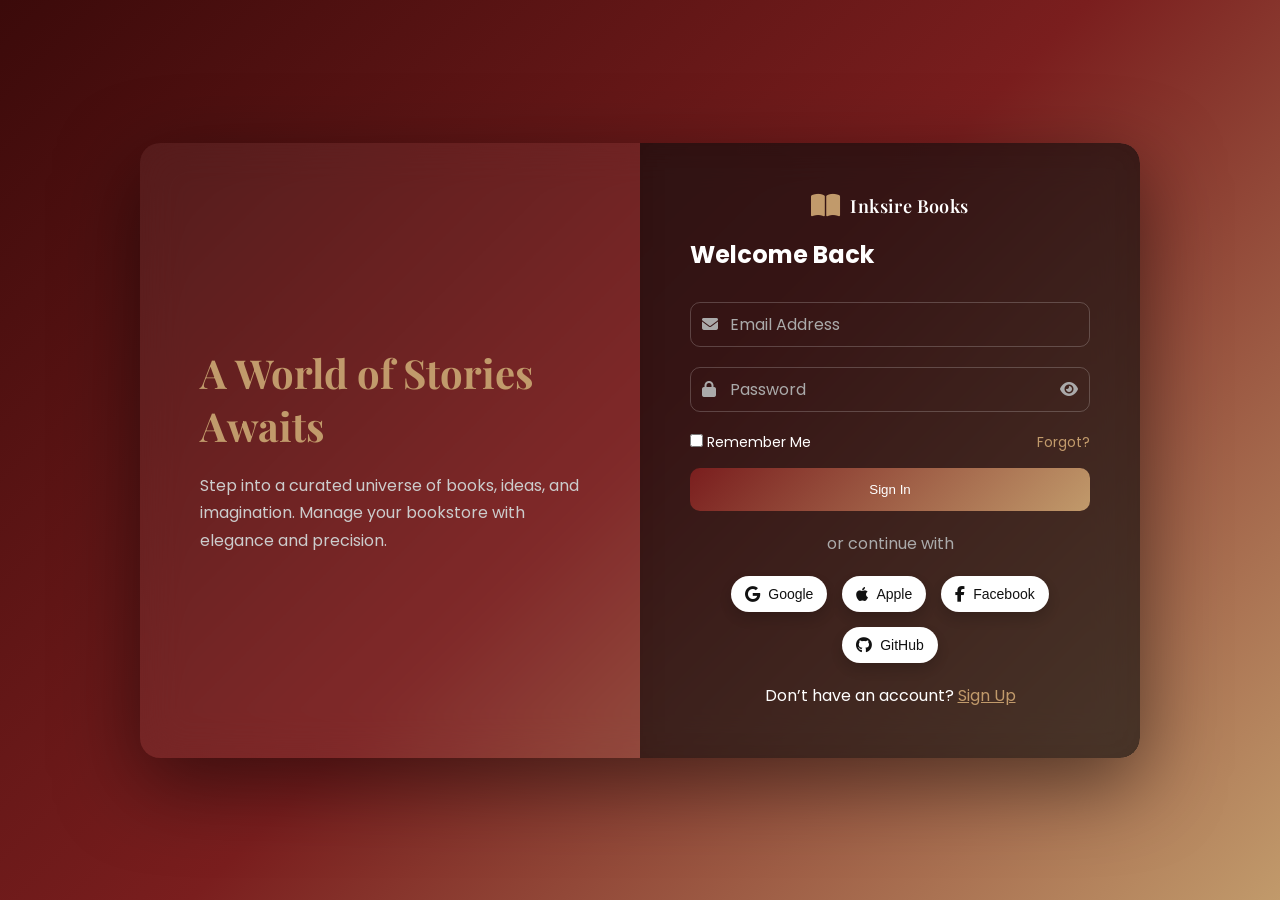
<file: pages/login.html>
<!DOCTYPE html>
<html lang="en" dir="ltr">
<head>
<meta charset="UTF-8">
<meta name="viewport" content="width=device-width, initial-scale=1.0">

<title>Inksire Books - Login</title>

<link href="https://fonts.googleapis.com/css2?family=Playfair+Display:wght@500;600&family=Poppins:wght@300;400;500;600&display=swap" rel="stylesheet">

<link rel="stylesheet" href="../assets/css/style.css">
<link rel="stylesheet" href="../assets/css/dark-mode.css">
<link rel="stylesheet" href="../assets/css/rtl.css">

<!-- Icons -->

<link rel="stylesheet" href="https://cdnjs.cloudflare.com/ajax/libs/font-awesome/6.5.0/css/all.min.css">
  <link rel="icon" type="image/svg+xml" href="data:image/svg+xml,%3Csvg xmlns="http://www.w3.org/2000/svg" viewBox="0 0 64 64"%3E%3Crect width="64" height="64" rx="12" fill="%23f2e9d8"/%3E%3Cpath d="M16 14h18c6 0 10 4 10 10v28c0 2-2 4-4 4H22c-3 0-6 2-6 4V14z" fill="%23925a2c"/%3E%3Cpath d="M16 14h18c6 0 10 4 10 10v28c0 2-2 4-4 4H22c-3 0-6 2-6 4" fill="none" stroke="%23fff" stroke-width="2"/%3E%3C/svg%3E">
</head>

<body>

<section class="login-page">

<div class="login-container">

<!-- LEFT -->
<div class="login-left">
  <h1>A World of Stories Awaits</h1>
  <p>
    Step into a curated universe of books, ideas, and imagination.
    Manage your bookstore with elegance and precision.
  </p>
</div>

<!-- RIGHT -->
<div class="login-box">

<div class="auth-brand">
  <a href="index.html" class="auth-logo" aria-label="Inksire Books home">
    <i class="fa-solid fa-book-open"></i>
    <span>Inksire Books</span>
  </a>
</div>

<h2>Welcome Back</h2>

<form>

<!-- EMAIL -->
<div class="input-group">
  <i class="fa-solid fa-envelope"></i>
  <input type="email" required>
  <label>Email Address</label>
</div>

<!-- PASSWORD -->
<div class="input-group">
  <i class="fa-solid fa-lock"></i>
  <input type="password" id="password" required>
  <label>Password</label>
  <span class="toggle-pass" onclick="togglePass()" aria-label="Toggle password visibility">
    <i class="fa-solid fa-eye" aria-hidden="true"></i>
  </span>
</div>

<!-- OPTIONS -->
<div class="options">
  <label><input type="checkbox"> Remember Me</label>
  <a href="#">Forgot?</a>
</div>

<!-- BUTTON -->
<button class="login-btn">Sign In</button>

<!-- DIVIDER -->
<div class="divider">or continue with</div>

<!-- SOCIAL -->
<div class="social-login">
  <button class="social-btn"><i class="fa-brands fa-google"></i><span>Google</span></button>
  <button class="social-btn"><i class="fa-brands fa-apple"></i><span>Apple</span></button>
  <button class="social-btn"><i class="fa-brands fa-facebook-f"></i><span>Facebook</span></button>
  <button class="social-btn"><i class="fa-brands fa-github"></i><span>GitHub</span></button>
</div>

<!-- SIGNUP -->
<p class="signup-text">
  Don’t have an account? <a href="register.html">Sign Up</a>
</p>

</form>

</div>

</div>

</section>

<script>
function togglePass(){
const input = document.getElementById("password");
const icon = document.querySelector(".toggle-pass i");
const isHidden = input.type === "password";
input.type = isHidden ? "text" : "password";
icon.classList.toggle("fa-eye", !isHidden);
icon.classList.toggle("fa-eye-slash", isHidden);
}
</script>

</body>
</html>
</file>
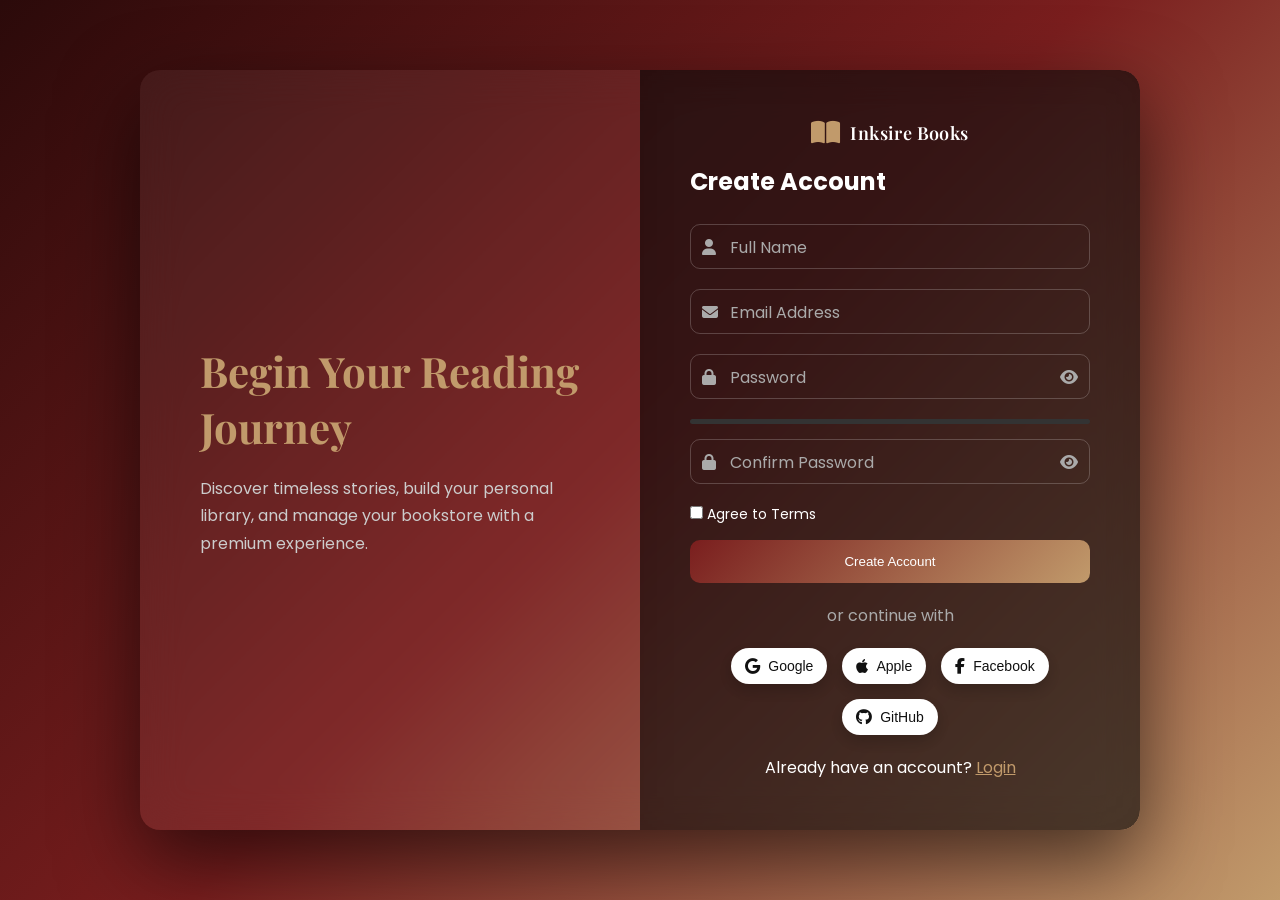
<file: pages/register.html>
<!DOCTYPE html>
<html lang="en" dir="ltr">
<head>
<meta charset="UTF-8">
<meta name="viewport" content="width=device-width, initial-scale=1.0">

<title>Register - Indie Bookstore SaaS</title>

<link href="https://fonts.googleapis.com/css2?family=Playfair+Display:wght@500;600&family=Poppins:wght@300;400;500;600&display=swap" rel="stylesheet">

<link rel="stylesheet" href="../assets/css/style.css">
<link rel="stylesheet" href="../assets/css/dark-mode.css">
<link rel="stylesheet" href="../assets/css/rtl.css">

<!-- Icons -->

<link rel="stylesheet" href="https://cdnjs.cloudflare.com/ajax/libs/font-awesome/6.5.0/css/all.min.css">
  <link rel="icon" type="image/svg+xml" href="data:image/svg+xml,%3Csvg xmlns="http://www.w3.org/2000/svg" viewBox="0 0 64 64"%3E%3Crect width="64" height="64" rx="12" fill="%23f2e9d8"/%3E%3Cpath d="M16 14h18c6 0 10 4 10 10v28c0 2-2 4-4 4H22c-3 0-6 2-6 4V14z" fill="%23925a2c"/%3E%3Cpath d="M16 14h18c6 0 10 4 10 10v28c0 2-2 4-4 4H22c-3 0-6 2-6 4" fill="none" stroke="%23fff" stroke-width="2"/%3E%3C/svg%3E">
</head>

<body>

<section class="register-page">

<div class="register-container">

<!-- LEFT -->
<div class="register-left">
  <h1>Begin Your Reading Journey</h1>
  <p>
    Discover timeless stories, build your personal library,
    and manage your bookstore with a premium experience.
  </p>
</div>

<!-- RIGHT -->
<div class="register-box">

<div class="auth-brand">
  <a href="index.html" class="auth-logo" aria-label="Inksire Books home">
    <i class="fa-solid fa-book-open"></i>
    <span>Inksire Books</span>
  </a>
</div>

<h2>Create Account</h2>

<form id="registerForm">

<!-- NAME -->
<div class="input-group">
  <i class="fa-solid fa-user"></i>
  <input type="text" required>
  <label>Full Name</label>
</div>

<!-- EMAIL -->
<div class="input-group">
  <i class="fa-solid fa-envelope"></i>
  <input type="email" required>
  <label>Email Address</label>
</div>

<!-- PASSWORD -->
<div class="input-group">
  <i class="fa-solid fa-lock"></i>
  <input type="password" id="password" required>
  <label>Password</label>
  <span class="toggle-pass" onclick="togglePass('password')" aria-label="Toggle password visibility">
    <i class="fa-solid fa-eye" aria-hidden="true"></i>
  </span>
</div>

<div class="strength-bar">
  <div id="strength"></div>
</div>

<!-- CONFIRM -->
<div class="input-group">
  <i class="fa-solid fa-lock"></i>
  <input type="password" id="confirm" required>
  <label>Confirm Password</label>
  <span class="toggle-pass" onclick="togglePass('confirm')" aria-label="Toggle confirm password visibility">
    <i class="fa-solid fa-eye" aria-hidden="true"></i>
  </span>
</div>

<!-- TERMS -->
<div class="options">
  <label><input type="checkbox" required> Agree to Terms</label>
</div>

<!-- BUTTON -->
<button class="register-btn">Create Account</button>

<!-- DIVIDER -->
<div class="divider">or continue with</div>

<!-- SOCIAL -->
<div class="social-login">
  <button class="social-btn"><i class="fa-brands fa-google"></i><span>Google</span></button>
  <button class="social-btn"><i class="fa-brands fa-apple"></i><span>Apple</span></button>
  <button class="social-btn"><i class="fa-brands fa-facebook-f"></i><span>Facebook</span></button>
  <button class="social-btn"><i class="fa-brands fa-github"></i><span>GitHub</span></button>
</div>

<!-- LOGIN -->
<p class="login-text">
  Already have an account? <a href="login.html">Login</a>
</p>

</form>

</div>

</div>

</section>

<script>

// PASSWORD TOGGLE
function togglePass(id){
const input = document.getElementById(id);
const icon = input.parentElement.querySelector(".toggle-pass i");
const isHidden = input.type === "password";
input.type = isHidden ? "text" : "password";
icon.classList.toggle("fa-eye", !isHidden);
icon.classList.toggle("fa-eye-slash", isHidden);
}

// PASSWORD STRENGTH
const password = document.getElementById("password");
const strength = document.getElementById("strength");

password.addEventListener("input", () => {
let val = password.value;
let score = 0;

if(val.length > 6) score++;
if(/[A-Z]/.test(val)) score++;
if(/[0-9]/.test(val)) score++;
if(/[^A-Za-z0-9]/.test(val)) score++;

strength.style.width = (score * 25) + "%";
});

</script>

</body>
</html>
</file>
<file: assets/css/style.css>
/* RESET */

*{
margin:0;
padding:0;
box-sizing:border-box;
}

/* COLOR SYSTEM */

:root{

--primary-color:#7A1E1E;
--secondary-color:#C19A6B;
--bg-color:#F8F5F2;
--text-color:#333;

}

/* BODY */

body{
font-family:'Poppins',sans-serif;
background:var(--bg-color);
color:var(--text-color);
transition:0.4s;
}

/* CONTAINER */

.container{
width:95%;
max-width:1400px;
margin:auto;
}

/* HEADER */

.header{
background:white;
position:sticky;
top:0;
z-index:2000;
box-shadow:0 5px 20px rgba(0,0,0,0.08);
}

/* NAV WRAPPER */

.nav-wrapper{
display:flex;
align-items:center;
justify-content:space-between;
padding:18px 0;
min-height:64px;
}

/* LOGO */

/* .logo img{
width:160px;
} */
/* Logo container */
.logo-text{

display:flex;
align-items:center;
gap:10px;

font-size:18px;
font-weight:600;

text-decoration:ghostwhite;
color:#000000;

}

/* SPA ICON */

.logo-text i{

font-size:26px;

color:#c89b6e;

}

/* LOGO NAME */

.logo-text span{

font-family:"Poppins",sans-serif;

letter-spacing:0.5px;}
/* NAV MENU */

.nav-menu ul{
display:flex;
gap:30px;
list-style:none;
align-items:center;
}

.nav-menu a{
text-decoration:none;
font-weight:500;
color:#333;
position:relative;
}

/* HOVER */

.nav-menu a:hover{
color:var(--primary-color);
}

/* ACTIVE */

.nav-menu a.active{
color:var(--primary-color);
}

/* UNDERLINE EFFECT */

.nav-menu a::after{
content:"";
position:absolute;
left:0;
bottom:-5px;
width:0%;
height:2px;
background:var(--secondary-color);
transition:0.3s;
}

.nav-menu a:hover::after{
width:100%;
}

.nav-menu a.active::after{
width:100%;
}

/* DROPDOWN */
/* FIX DROPDOWN POSITION */

.dropdown{
position:relative;
}

.dropdown-menu{
position:absolute;
top:calc(100% + 30px);
left:0; /* ✅ FIXED */

background:white;
min-width:220px;

border-radius:8px;

box-shadow:0 10px 25px rgba(0,0,0,0.08);

opacity:0;
visibility:hidden;
transform:translateY(10px);
transition:0.3s;

flex-direction:column;
padding-left:0;
padding-right:0;
}

/* Home dropdown remove inner left/right spacing */
.nav-menu > ul > li.dropdown:first-child .dropdown-menu a{
padding-left:0;
padding-right:0;
}

.nav-menu > ul > li.dropdown:first-child .dropdown-menu{
padding-left:0;
padding-right:0;
}

.nav-menu > ul > li.dropdown:first-child .dropdown-menu li a{
padding-left:0 !important;
padding-right:0 !important;
}

/* SHOW ON HOVER (DESKTOP) */

.dropdown:hover .dropdown-menu{
opacity:1;
visibility:visible;
transform:translateY(0);
}

/* .dropdown-menu{

position:absolute;
top:100%;
left:200px;
background:white;
list-style:none;
min-width:250px;
border-radius:8px;
box-shadow:0 10px 25px rgba(0,0,0,0.08);
opacity:0;
visibility:hidden;
transform:translateY(10px);
transition:0.3s;
display: flex;
flex-direction: column;

}

.dropdown:hover .dropdown-menu{
opacity:1;
visibility:visible;
transform:translateY(0);
}

.dropdown-menu a{
display:block;
padding:7px 20px;
}

.dropdown-menu a:hover{
background:#f3f3f3;
} */

/* ACTION BUTTONS */

.nav-actions{
display:flex;
align-items:center;
gap:20px;
}

.mobile-actions{
display:none;
gap:12px;
align-items:center;
justify-content:center;
margin-top:10px;
}

.mobile-login{
display:none;
width:100%;
}

.mobile-actions .icon-btn{
width:40px;
height:40px;
border-radius:10px;
background:#f3f3f3;
display:flex;
align-items:center;
justify-content:center;
}

.icon-btn{
border:none;
background:none;
font-size:18px;
cursor:pointer;
}

.btn-login{
padding:8px 20px;
background:var(--primary-color);
color:white;
text-decoration:none;
border-radius:6px;
transition:0.3s;
}

.btn-login:hover{
background:#5d1515;
}

/* HAMBURGER */

.hamburger{
display:none;
font-size:24px;
cursor:pointer;
}
@media(max-width:1100px){
  .nav-menu ul{
    gap:18px;
  }
  .nav-menu a{
    font-size:14px;
  }
  .nav-actions{
    gap:12px;
  }
  .btn-login{
    padding:6px 14px;
  }
  .logo-text span{
    font-size:16px;
  }
}
@media(max-width:400px){
  .logo-text span{
    white-space:nowrap;
    font-size:15px;
  }
}
@media(max-width:900px){

/* SHOW HAMBURGER */
.hamburger{
display:block;
}

.logo{
order:1;
}

.nav-actions{
display:flex;
order:2;
gap:10px;
}

.nav-actions .icon-btn{
display:none;
}

.nav-actions .btn-login{
display:inline-flex;
padding:6px 14px;
}

.hamburger{
order:3;
}

/* NAV MENU MOBILE */
.nav-menu{
position:absolute;
top:70px;
left:0;
width:100%;
background:white;

display:none;
flex-direction:column;
padding:20px;
order:4;
}

/* Fixed header on mobile/tablet */
.header{
position:sticky;
top:0;
}
@media(max-width:900px){
  body{
    padding-top:72px;
  }
  .header{
    position:fixed;
    width:100%;
    left:0;
    right:0;
  }
}

/* ACTIVE MENU */
.nav-menu.active{
display:flex;
}

/* STACK ITEMS */
.nav-menu ul{
flex-direction:column;
gap:15px;
align-items:flex-start;
}

/* DROPDOWN MOBILE */
.dropdown-menu{
position:static;
box-shadow:none;
opacity:1;
visibility:visible;
display:none;
transform:none;
}

/* SHOW DROPDOWN ON CLICK */
.dropdown.active .dropdown-menu{
display:block;
}

/* MOBILE ACTIONS */
.mobile-login{
display:block;
}

.mobile-login .btn-login{
display:block;
width:100%;
text-align:center;
}

.mobile-actions{
display:flex;
}
}
/* ================= HERO SECTION ================= */

.hero{

padding:80px 0;
background:linear-gradient(135deg,#f8f5f2,#ffffff);

}

.hero-container{

display:grid;
grid-template-columns:1fr 1fr;
align-items:center;
gap:60px;

}

/* HERO TEXT */

.hero-tag{

background:#C19A6B;
color:white;
padding:6px 14px;
border-radius:20px;
font-size:14px;
display:inline-block;
margin-bottom:20px;

}

.hero-content h1{

font-size:48px;
line-height:1.2;
margin-bottom:20px;
font-family:'Merriweather',serif;

}

.hero-content h1 span{

color:#7A1E1E;

}

.hero-content p{

color:#555;
margin-bottom:30px;
font-size:16px;
line-height:1.6;

}

/* HERO BUTTONS */

.hero-buttons{

display:flex;
gap:15px;

}

.btn-primary{

background:#7A1E1E;
color:white;
padding:12px 24px;
border-radius:6px;
text-decoration:none;
font-weight:500;
transition:0.3s;

}

.btn-primary:hover{

background:#5e1414;
transform:translateY(-3px);

}

.btn-secondary{

border:2px solid #7A1E1E;
padding:12px 24px;
border-radius:6px;
text-decoration:none;
color:#7A1E1E;
font-weight:500;
transition:0.3s;

}

.btn-secondary:hover{

background:#7A1E1E;
color:white;

}

/* ================= BOOK CARDS ================= */

.hero-books{

display:grid;
grid-template-columns:repeat(3,1fr);
gap:20px;

}

.book-card{

position:relative;
border-radius:12px;
overflow:hidden;
box-shadow:0 10px 30px rgba(0,0,0,0.1);
transition:0.4s;

}

.book-card img{

width:100%;
height:260px;
object-fit:cover;
transition:0.4s;

}

.book-card:hover img{

transform:scale(1.1);

}

.book-card:hover{

transform:translateY(-10px);

}

/* BOOK INFO */

.book-info{

position:absolute;
bottom:0;
left:0;
width:100%;
padding:15px;
background:linear-gradient(transparent,rgba(0,0,0,0.8));
color:white;

}

.book-info h4{

font-size:16px;

}

.book-info span{

font-size:13px;
opacity:0.8;

}
/* ================= FEATURED BOOKS ================= */

.featured-books{
padding:80px 0;
background:#ffffff;
}

/* SECTION HEADER */

.section-header{
text-align:center;
margin-bottom:40px;
}

.section-header h2{
font-size:36px;
font-family:'Merriweather',serif;
color:#7A1E1E;
margin-bottom:10px;
}

.section-header p{
color:#666;
max-width:600px;
margin:auto;
}

/* FILTER BUTTONS */

.book-filters{
display:flex;
justify-content:center;
gap:15px;
margin-bottom:40px;
flex-wrap:wrap;
}

.filter-btn{
border:1px solid #7A1E1E;
padding:8px 18px;
background:white;
cursor:pointer;
border-radius:20px;
transition:0.3s;
}

.filter-btn.active,
.filter-btn:hover{
background:#7A1E1E;
color:white;
}

/* BOOK GRID */

.books-grid{
display:grid;
grid-template-columns:repeat(auto-fit,minmax(220px,1fr));
gap:30px;
}

/* BOOK CARD */

.book-item{
background:white;
border-radius:12px;
overflow:hidden;
box-shadow:0 10px 25px rgba(0,0,0,0.08);
transition:0.4s;
}

.book-item:hover{
transform:translateY(-10px);
}

/* IMAGE */

.book-image img{
width:100%;
height:260px;
object-fit:cover;
transition:0.4s;
}

.book-item:hover img{
transform:scale(1.08);
}

/* DETAILS */

.book-details{
padding:18px;
}

.book-details h3{
font-size:18px;
margin-bottom:5px;
}

.author{
font-size:14px;
color:#777;
display:block;
margin-bottom:10px;
}

/* RATING */

.rating{
color:#f5b50a;
margin-bottom:12px;
}

/* FOOTER */

.book-footer{
display:flex;
justify-content:space-between;
align-items:center;
}

.price{
font-weight:600;
color:#7A1E1E;
}

.book-actions a{
margin-left:10px;
color:#555;
font-size:16px;
transition:0.3s;
}

.book-actions a:hover{
color:#7A1E1E;
}
/* ================= STAFF PICKS ================= */

.staff-picks{
padding:80px 0;
background:#f8f5f2;
}

.staff-grid{
display:grid;
grid-template-columns:repeat(auto-fit,minmax(300px,1fr));
gap:30px;
}

/* CARD */

.staff-card{
display:flex;
gap:20px;
background:white;
padding:20px;
border-radius:12px;
box-shadow:0 10px 25px rgba(0,0,0,0.08);
transition:0.4s;
align-items:stretch;
}

.staff-card:hover{
transform:translateY(-10px);
}

/* BOOK IMAGE */

.staff-book img{
width:110px;
height:160px;
object-fit:cover;
border-radius:8px;
}

/* INFO */

.staff-info h3{
font-size:18px;
margin-bottom:4px;
}

.staff-info .author{
font-size:14px;
color:#777;
display:block;
margin-bottom:10px;
}

/* REVIEW */

.staff-review{
font-size:14px;
color:#555;
margin-bottom:15px;
}

.staff-info{
display:flex;
flex-direction:column;
justify-content:space-between;
flex:1;
}

.staff-review{
min-height:66px;
}

/* STAFF MEMBER */

.staff-member{
display:flex;
align-items:center;
gap:10px;
margin-top:auto;
}

.staff-member img{
width:40px;
height:40px;
border-radius:50%;
object-fit:cover;
}

.staff-member h4{
font-size:14px;
margin-bottom:2px;
}

.staff-member span{
font-size:12px;
color:#888;
}
/* ================= BOOK CATEGORIES ================= */

.book-categories{
padding:80px 0;
background:#fff;
}

/* WRAPPER */

.categories-wrapper{

display:grid;
grid-template-columns:1fr 1fr;
gap:40px;
margin-top:40px;

}

/* COLUMN */

.category-column{

display:flex;
flex-direction:column;
gap:20px;

}

/* CARD */

.category-card{

display:flex;
align-items:center;
gap:20px;
padding:20px;
border-radius:10px;
background:#f8f5f2;
border:1px solid #eee;
transition:0.4s;
cursor:pointer;

}

.category-card:hover{

transform:translateY(-5px);
background:#7A1E1E;
color:#fff;
box-shadow:0 10px 20px rgba(0,0,0,0.1);

}

/* ICON */

.category-icon{

font-size:24px;
color:#7A1E1E;
transition:0.3s;

}

.category-card:hover .category-icon{

color:#fff;

}

/* TEXT */

.category-card h3{

font-size:18px;

}

.category-card span{

font-size:14px;
color:#777;

}

.category-card:hover span{

color:#f3f3f3;

}
/* =========================
   TABLET RESPONSIVE
========================= */

@media(max-width:992px){

.categories-wrapper{
grid-template-columns:1fr; /* ✅ stack columns */
gap:30px;
}

.category-card{
padding:18px;
}

.category-card h3{
font-size:17px;
}

}


/* =========================
   MOBILE RESPONSIVE
========================= */

@media(max-width:600px){

.book-categories{
padding:60px 0;
}

/* SINGLE COLUMN */
.categories-wrapper{
grid-template-columns:1fr;
gap:20px;
}

/* CARD DESIGN */
.category-card{
padding:16px;
gap:15px;
border-radius:8px;
}

/* ICON SMALL */
.category-icon{
font-size:20px;
}

/* TEXT */
.category-card h3{
font-size:16px;
}

.category-card span{
font-size:13px;
}

/* REMOVE HEAVY HOVER ON MOBILE */
.category-card:hover{
transform:none;
box-shadow:none;
}

}
/* ================= TESTIMONIALS ================= */

.testimonials{
padding:80px 0;
background:#f8f5f2;
}

/* GRID */

.testimonial-grid{
display:grid;
grid-template-columns:repeat(auto-fit,minmax(280px,1fr));
gap:30px;
margin-top:40px;
}

/* CARD */

.testimonial-card{

background:white;
padding:25px;
border-radius:12px;
box-shadow:0 10px 25px rgba(0,0,0,0.08);
transition:0.4s;

}

.testimonial-card:hover{

transform:translateY(-10px);

}

/* TEXT */

.testimonial-text p{

font-size:15px;
color:#555;
line-height:1.6;
margin-bottom:15px;

}

/* RATING */

.testimonial-rating{

color:#f5b50a;
margin-bottom:15px;

}

/* USER */

.testimonial-user{

display:flex;
align-items:center;
gap:12px;

}

.testimonial-user img{

width:45px;
height:45px;
border-radius:50%;
object-fit:cover;

}

.testimonial-user h4{

font-size:15px;
margin-bottom:2px;

}

.testimonial-user span{

font-size:13px;
color:#777;

}
/* ================= GALLERY STRIP ================= */

.gallery-strip{
padding:80px 0;
background:#ffffff;
}

.gallery-grid{
display:grid;
grid-template-columns:repeat(4,1fr);
gap:18px;
margin-top:30px;
}

.gallery-grid img{
width:100%;
height:220px;
object-fit:cover;
border-radius:14px;
box-shadow:0 10px 25px rgba(0,0,0,0.1);
transition:0.35s;
}

.gallery-grid img:hover{
transform:translateY(-6px);
box-shadow:0 18px 35px rgba(0,0,0,0.18);
}

@media(max-width:1000px){
  .gallery-grid{
    grid-template-columns:repeat(2,1fr);
  }
}

@media(max-width:600px){
  .gallery-grid{
    grid-template-columns:1fr;
  }
  .gallery-grid img{
    height:240px;
  }
}
/* Author Events Section */

.author-events{
  padding:80px 0;
  background:#f9fafc;
  text-align:center;
}

.container{
  max-width:1200px;
  margin:auto;
}

.section-title{
  font-size:36px;
  margin-bottom:10px;
}

.section-subtitle{
  color:#666;
  margin-bottom:50px;
}

/* Grid */

.events-grid{
  display:grid;
  grid-template-columns:repeat(4,1fr);
  gap:25px;
}

/* Card */

.event-card{
  background:#fff;
  border-radius:12px;
  overflow:hidden;
  box-shadow:0 6px 15px rgba(0,0,0,0.08);
  transition:0.4s;
  display:flex;
  flex-direction:column;
}

.event-card img{
  width:100%;
  height:200px;
  object-fit:cover;
}

/* Content */

.event-content{
  padding:20px;
  text-align:left;
  display:flex;
  flex-direction:column;
  flex:1;
  gap:15px;
}

.event-content h3{
  margin-bottom:0;
}

.event-date{
  font-size:14px;
  color:#7A1E1E;
  font-weight:600;
  margin-bottom:0;
}

.event-content p{
  margin:0;
}

.author-events .event-date{
  background:none;
  color:#7A1E1E;
}

/* Button */

.event-btn{
  display:inline-block;
  margin-top:10px;
  padding:8px 18px;
  background:#7A1E1E;
  color:#fff;
  text-decoration:none;
  border-radius:6px;
  transition:0.3s;
  margin-top:auto;
}

.event-btn:hover{
  background:#7A1E1E;
}

/* Hover Effect */

.event-card:hover{
  transform:translateY(-8px);
  box-shadow:0 12px 25px rgba(0,0,0,0.15);
}
@media(max-width:1000px){

  .events-grid{
    grid-template-columns:repeat(2,1fr);
  }

}

@media(max-width:600px){

  .events-grid{
    grid-template-columns:1fr;
  }

}
/* Newsletter Section */

.newsletter{
  padding:80px 8%;
  background:linear-gradient(135deg,#4b6cb7,#182848);
  text-align:center;
  color:#fff;
}

.newsletter-container{
  max-width:700px;
  margin:auto;
}

.newsletter-title{
  font-size:36px;
  margin-bottom:15px;
}

.newsletter-text{
  margin-bottom:30px;
  opacity:0.9;
}

/* Form */

.newsletter-form{
  display:flex;
  justify-content:center;
  gap:10px;
  flex-wrap:wrap;
}

.newsletter-form input{
  padding:12px 15px;
  width:300px;
  border:none;
  border-radius:6px;
  outline:none;
  font-size:16px;
}

.newsletter-form button{
  padding:12px 25px;
  border:none;
  border-radius:6px;
  background:#ff7a18;
  color:#fff;
  font-size:16px;
  cursor:pointer;
  transition:0.3s;
}

.newsletter-form button:hover{
  background:#ff5400;
  transform:translateY(-2px);
}
@media(max-width:600px){

.newsletter-form{
flex-direction:column;
}

.newsletter-form input{
width:100%;
}

.newsletter-form button{
width:100%;
}

}
/* Footer */

.footer{
  background:#111;
  color:#ddd;
  padding:60px 8% 20px;
}

.footer-container{
  display:grid;
  grid-template-columns:repeat(4,1fr);
  gap:40px;
}

.footer-col h4{
  margin-bottom:20px;
}

.footer-logo{
  font-size:24px;
  margin-bottom:15px;
}

.footer-brand{
  display:inline-flex;
  align-items:center;
  gap:10px;
  text-decoration:none;
  color:#ddd;
}

.footer-brand i{
  color:#C19A6B;
}

.footer-brand:hover{
  color:#fff;
}

.footer-col p{
  line-height:1.6;
}

.footer-col ul{
  list-style:none;
  padding:0;
}

.footer-col ul li{
  margin-bottom:10px;
}

.footer-col ul li a{
  color:#bbb;
  text-decoration:none;
  transition:0.3s;
}

.footer-col ul li a:hover{
  color:#fff;
  padding-left:5px;
}

/* Social Icons */

.social-icons{
  display:flex;
  gap:15px;
}

.social-icons a{
  width:35px;
  height:35px;
  display:flex;
  align-items:center;
  justify-content:center;
  background:#222;
  border-radius:50%;
  color:#fff;
  transition:0.3s;
}

.social-icons a:hover{
  background:#ff7a18;
  transform:translateY(-3px);
}

/* Bottom */

.footer-bottom{
  text-align:center;
  border-top:1px solid #333;
  margin-top:40px;
  padding-top:20px;
  font-size:14px;
}
@media(max-width:900px){

.footer-container{
grid-template-columns:repeat(2,1fr);
}

}

@media(max-width:500px){

.footer-container{
grid-template-columns:1fr;
text-align:center;
}

.social-icons{
justify-content:center;
}

}
/* HERO SECTION */

.hero2{
  position:relative;
  height:90vh;
  background:url("https://images.unsplash.com/photo-1495446815901-a7297e633e8d") center/cover no-repeat;
  display:flex;
  align-items:center;
}

/* Overlay */

.hero2-overlay{
  position:absolute;
  width:100%;
  height:100%;
  background:linear-gradient(90deg,rgba(0,0,0,0.75),rgba(0,0,0,0.3));
  top:0;
  left:0;
}

/* Container */

.hero2-container{
  position:relative;
  z-index:2;
}

.hero2-content{
  max-width:600px;
  color:#fff;
}

/* Tag */

.hero-tag{
  display:inline-block;
  background:#ff7a18;
  padding:6px 14px;
  border-radius:20px;
  font-size:14px;
  margin-bottom:20px;
}

/* Title */

.hero2-content h1{
  font-size:50px;
  line-height:1.2;
  margin-bottom:20px;
}

.hero2-content h1 span{
  color:#ff7a18;
}

/* Text */

.hero2-content p{
  font-size:18px;
  margin-bottom:30px;
  color:#ddd;
}

/* Buttons */

.hero-buttons{
  display:flex;
  gap:15px;
}

.hero-btn{
  padding:12px 28px;
  border-radius:6px;
  text-decoration:none;
  font-weight:500;
  transition:0.3s;
}

/* Primary */

.primary-btn{
  background:#ff7a18;
  color:#fff;
}

.primary-btn:hover{
  background:#ff5400;
  transform:translateY(-3px);
}

/* Secondary */

.secondary-btn{
  border:2px solid #fff;
  color:#fff;
}

.secondary-btn:hover{
  background:#fff;
  color:#000;
}
/* HOME PAGE 2 HERO */

.hp2-hero{

position:relative;
padding:120px 8%;
background:url("https://images.unsplash.com/photo-1495446815901-a7297e633e8d")
center/cover no-repeat;

}

/* overlay */

.hp2-hero-overlay{

position:absolute;
top:0;
left:0;
width:100%;
height:100%;
background:linear-gradient(90deg,rgba(0,0,0,0.75),rgba(0,0,0,0.3));

}

/* layout */

.hp2-hero-layout{

position:relative;
display:grid;
grid-template-columns:1fr 1fr;
align-items:center;
gap:60px;

}

/* text */

.hp2-hero-text{

color:#fff;
max-width:550px;

}

.hp2-hero-label{

display:inline-block;
background:#C19A6B;
padding:6px 14px;
border-radius:20px;
font-size:14px;
margin-bottom:20px;

}

.hp2-hero-text h1{

font-size:52px;
line-height:1.2;
margin-bottom:20px;

}

.hp2-hero-text h1 span{

color:#C19A6B;

}

.hp2-hero-text p{

font-size:18px;
color:#ddd;
margin-bottom:35px;

}

/* buttons */

.hp2-hero-actions{

display:flex;
gap:18px;

}

.hp2-btn{

padding:12px 28px;
border-radius:6px;
text-decoration:none;
font-weight:500;
transition:0.3s;

}

.hp2-btn-primary{

background:#7A1E1E;
color:#fff;

}

.hp2-btn-primary:hover{

background:#5c1515;
transform:translateY(-3px);

}

.hp2-btn-outline{

border:2px solid #fff;
color:#fff;

}

.hp2-btn-outline:hover{

background:#fff;
color:#000;

}

/* floating books */

.hp2-floating-books{

position:relative;
height:400px;

}

.hp2-book{

position:absolute;
width:150px;
border-radius:10px;
overflow:hidden;
box-shadow:0 20px 40px rgba(0,0,0,0.4);
animation:hp2Float 6s ease-in-out infinite;

}

.hp2-book img{

width:100%;
display:block;

}

/* positions */

.hp2-book-a{

top:20px;
left:40px;

}

.hp2-book-b{

top:120px;
left:200px;
animation-delay:2s;

}

.hp2-book-c{

top:250px;
left:80px;
animation-delay:4s;

}

/* animation */

@keyframes hp2Float{

0%{transform:translateY(0)}
50%{transform:translateY(-20px)}
100%{transform:translateY(0)}

}
@media(max-width:900px){

.hp2-hero-layout{

grid-template-columns:1fr;

}

.hp2-floating-books{

height:300px;
margin-top:40px;

}

.hp2-hero-text h1{

font-size:38px;

}

}
/* SECTION */

.hp2-collections{

padding:100px 8%;
background:#f8f5f2;

}

/* HEADER */

.hp2-collections-header{

text-align:center;
max-width:700px;
margin:auto;
margin-bottom:60px;

}

.hp2-collections-header h2{

font-size:40px;
margin-bottom:15px;

}

.hp2-collections-header p{

color:#666;
font-size:17px;

}

/* GRID */

.hp2-collections-grid{

display:grid;
grid-template-columns:repeat(4,1fr);
gap:25px;

}

/* CARD */

.hp2-collection-card{

position:relative;
height:350px;
border-radius:14px;
overflow:hidden;
cursor:pointer;

}

/* IMAGE */

.hp2-collection-card img{

width:100%;
height:100%;
object-fit:cover;
transition:transform 0.6s ease;

}

/* OVERLAY */

.hp2-collection-overlay{

position:absolute;
top:0;
left:0;
width:100%;
height:100%;

background:linear-gradient(
180deg,
rgba(0,0,0,0.2),
rgba(0,0,0,0.7)
);

}

/* CONTENT */

.hp2-collection-content{

position:absolute;
bottom:30px;
left:30px;
color:#fff;

}

.hp2-collection-content h3{

font-size:24px;
font-weight:600;

}

/* HOVER */

.hp2-collection-card:hover img{

transform:scale(1.1);

}
@media(max-width:1100px){

.hp2-collections-grid{

grid-template-columns:repeat(2,1fr);

}

}

@media(max-width:600px){

.hp2-collections-grid{

grid-template-columns:1fr;

}

.hp2-collection-card{

height:260px;

}

}
/* SECTION */

.hp2-staff{
padding:100px 8%;
background:#fff;
}

/* HEADER */

.hp2-staff-header{
text-align:center;
margin-bottom:50px;
}

.hp2-staff-header h2{
font-size:40px;
margin-bottom:10px;
}

.hp2-staff-header p{
color:#666;
}

/* SLIDER */

.hp2-staff-slider{
position:relative;
}

.hp2-staff-track{
display:flex;
gap:25px;
overflow:hidden;
scroll-behavior:smooth;
}

/* BOOK CARD */

.hp2-book-card{
width:220px;
background:#fff;
border-radius:12px;
overflow:hidden;
box-shadow:0 15px 30px rgba(0,0,0,0.08);
flex-shrink:0;
transition:0.3s;
}

/* IMAGE */

.hp2-book-img{
position:relative;
height:300px;
}

.hp2-book-img img{
width:100%;
height:100%;
object-fit:cover;
}

/* HOVER OVERLAY */

.hp2-book-overlay{
position:absolute;
top:0;
left:0;
width:100%;
height:100%;
background:rgba(0,0,0,0.6);
display:flex;
align-items:center;
justify-content:center;
opacity:0;
transition:0.4s;
}

.hp2-book-card:hover .hp2-book-overlay{
opacity:1;
}

/* PREVIEW BUTTON */

.hp2-preview-btn{
background:#C19A6B;
color:#fff;
padding:10px 18px;
border-radius:6px;
text-decoration:none;
font-size:14px;
}

/* BOOK INFO */

.hp2-book-info{
padding:18px;
}

.hp2-book-info h4{
font-size:16px;
margin-bottom:5px;
}

.hp2-author{
font-size:14px;
color:#777;
margin-bottom:8px;
}

/* RATING */

.hp2-rating{
color:#f5b50a;
font-size:14px;
}

/* ARROWS */

.hp2-staff-arrow{
position:absolute;
top:40%;
transform:translateY(-50%);
background:#fff;
border:none;
width:40px;
height:40px;
border-radius:50%;
cursor:pointer;
box-shadow:0 10px 20px rgba(0,0,0,0.15);
}

.hp2-staff-arrow.prev{
left:-20px;
}

.hp2-staff-arrow.next{
right:-20px;
}
.hp2-collections{
padding:110px 8%;
background:#f7f5f2;
}

/* header */

.hp2-collections-header{
text-align:center;
max-width:700px;
margin:auto;
margin-bottom:70px;
}

.hp2-collections-header h2{
font-size:40px;
margin-bottom:12px;
}

.hp2-collections-header p{
color:#666;
font-size:17px;
}

/* grid */

.hp2-collections-grid{
display:grid;
grid-template-columns:repeat(4,1fr);
gap:25px;
}

/* card */

.hp2-collection-card{
position:relative;
height:360px;
border-radius:14px;
overflow:hidden;
cursor:pointer;
}

.hp2-collection-card img{
width:100%;
height:100%;
object-fit:cover;
transition:transform .6s ease;
}

/* overlay */

.hp2-collection-overlay{
position:absolute;
top:0;
left:0;
width:100%;
height:100%;
background:linear-gradient(
180deg,
rgba(0,0,0,0.2),
rgba(0,0,0,0.75)
);
}

/* content */

.hp2-collection-content{
position:absolute;
bottom:35px;
left:30px;
color:#fff;
}

.hp2-collection-content h3{
font-size:24px;
font-weight:600;
letter-spacing:.5px;
}

/* hover */

.hp2-collection-card:hover img{
transform:scale(1.1);
}
@media(max-width:1100px){

.hp2-collections-grid{
grid-template-columns:repeat(2,1fr);
}

}

@media(max-width:600px){

.hp2-collections-grid{
grid-template-columns:1fr;
}

.hp2-collection-card{
height:260px;
}

}
.staff-picks{
padding:100px 8%;
background:#fff;
}

.staff-header{
text-align:center;
margin-bottom:60px;
}

.staff-header h2{
font-size:38px;
margin-bottom:10px;
}

.staff-header p{
color:#666;
}

/* book card */

.book-card{
background:#fff;
border-radius:12px;
overflow:hidden;
box-shadow:0 15px 30px rgba(0,0,0,0.08);
transition:0.3s;
}

.book-img{
position:relative;
height:320px;
}

.book-img img{
width:100%;
height:100%;
object-fit:cover;
}

/* overlay */

.book-overlay{
position:absolute;
top:0;
left:0;
width:100%;
height:100%;
background:rgba(0,0,0,0.6);
display:flex;
align-items:center;
justify-content:center;
opacity:0;
transition:.4s;
}

.book-card:hover .book-overlay{
opacity:1;
}

/* preview button */

.preview-btn{
background:#C19A6B;
color:#fff;
padding:10px 20px;
border-radius:6px;
text-decoration:none;
font-size:14px;
}

/* info */

.book-info{
padding:18px;
}

.book-info h4{
font-size:16px;
margin-bottom:5px;
}

.author{
font-size:14px;
color:#777;
margin-bottom:6px;
}

.rating{
color:#f5b50a;
}

/* Home page 2 staff picks contrast */
.staff-picks .book-info{
background:#1a1a1a;
}

.staff-picks .book-info h4{
color:#ffffff;
}

.staff-picks .author{
color:#e5e7eb;
}
.hp2-events{
padding:110px 0;
background:#f7f5f2;
}

/* header */

.hp2-events-header{
text-align:center;
margin-bottom:70px;
}

.hp2-events-header h2{
font-size:40px;
margin-bottom:12px;
}

.hp2-events-header p{
color:#666;
}

/* grid */

.hp2-events-grid{
display:grid;
grid-template-columns:repeat(4,1fr);
gap:30px;
}

/* card */

.hp2-event-card{
background:#fff;
border-radius:14px;
overflow:hidden;
box-shadow:0 15px 35px rgba(0,0,0,0.08);
transition:.3s;
display:flex;
flex-direction:column;
}

.hp2-event-card:hover{
transform:translateY(-8px);
}

/* image */

.hp2-event-img{
position:relative;
height:220px;
}

.hp2-event-img img{
width:100%;
height:100%;
object-fit:cover;
}

/* date badge */

.hp2-event-date{
position:absolute;
top:15px;
left:15px;
background:#7A1E1E;
color:#fff;
padding:10px;
border-radius:8px;
text-align:center;
}

.hp2-event-date span{
font-size:20px;
font-weight:600;
display:block;
}

.hp2-event-date p{
font-size:12px;
margin:0;
}

/* content */

.hp2-event-content{
padding:20px;
display:flex;
flex-direction:column;
flex:1;
}

.hp2-event-content h3{
font-size:18px;
margin-bottom:10px;
}

.hp2-event-content p{
font-size:14px;
color:#666;
margin-bottom:18px;
}

/* button */

.hp2-event-btn{
display:inline-block;
background:#C19A6B;
color:#fff;
padding:10px 18px;
border-radius:6px;
text-decoration:none;
font-size:14px;
transition:.3s;
margin-top:auto;
}

.hp2-event-btn:hover{
background:#a67c52;
}
@media(max-width:1100px){

.hp2-events-grid{
grid-template-columns:repeat(2,1fr);
}

}

@media(max-width:600px){

.hp2-events-grid{
grid-template-columns:1fr;
}

}
.hp2-newsletter{

padding:120px 0;

background:linear-gradient(
135deg,
#7A1E1E,
#C19A6B
);

display:flex;
justify-content:center;
align-items:center;
text-align:center;

}

/* box */

.hp2-newsletter-box{

max-width:650px;
text-align:center;
color:#fff;
margin:0 auto;

}

.hp2-newsletter-box h2,
.hp2-newsletter-box p{
text-align:center;
}

/* heading */

.hp2-newsletter-box h2{

font-size:42px;
margin-bottom:15px;

}

/* description */

.hp2-newsletter-box p{

font-size:17px;
opacity:.9;
margin-bottom:35px;

}

/* form */

.hp2-newsletter-form{

display:flex;
gap:12px;
justify-content:center;
flex-wrap:wrap;

}

/* input */

.hp2-newsletter-form input{

padding:14px 18px;
border:none;
border-radius:6px;
width:320px;
font-size:15px;

}

/* button */

.hp2-newsletter-form button{

background:#fff;
color:#7A1E1E;
padding:14px 26px;
border:none;
border-radius:6px;
font-size:15px;
font-weight:600;
cursor:pointer;

transition:.3s;

}

/* glow hover */

.hp2-newsletter-form button:hover{

box-shadow:0 0 20px rgba(255,255,255,0.6);
transform:translateY(-2px);

}
@media(max-width:600px){

.hp2-newsletter-box h2{

font-size:32px;

}

.hp2-newsletter-form{

flex-direction:column;
align-items:center;

}

.hp2-newsletter-form input{

width:100%;

}

}
.svc-services{

padding:110px 8%;
background:#f7f5f2;

}

/* header */

.svc-header{

text-align:center;
max-width:700px;
margin:auto;
margin-bottom:70px;

}

.svc-header h2{

font-size:40px;
margin-bottom:12px;

}

.svc-header p{

color:#666;
font-size:17px;

}

/* grid */

.svc-grid{

display:grid;
grid-template-columns:repeat(3,1fr);
gap:30px;

}

/* card */

.svc-card{

background:#fff;
padding:35px;
border-radius:14px;
text-align:center;

box-shadow:0 12px 30px rgba(0,0,0,0.07);

transition:.35s;

}

/* icon */

.svc-icon{

font-size:38px;
margin-bottom:18px;

}

/* title */

.svc-card h3{

font-size:20px;
margin-bottom:12px;

}

/* description */

.svc-card p{

font-size:15px;
color:#666;
line-height:1.6;

}

/* hover animation */

.svc-card:hover{

transform:translateY(-10px);
box-shadow:0 20px 40px rgba(0,0,0,0.12);

}
@media(max-width:1000px){

.svc-grid{

grid-template-columns:repeat(2,1fr);

}

}

@media(max-width:600px){

.svc-grid{

grid-template-columns:1fr;

}

}
.rec-section{

padding:110px 8%;
background:#f7f5f2;

}

/* layout */

.rec-container{

display:grid;
grid-template-columns:1fr 1fr;
align-items:center;
gap:70px;

}

/* image */

.rec-image img{

width:100%;
border-radius:14px;
box-shadow:0 20px 40px rgba(0,0,0,0.15);

}

/* content */

.rec-content{

animation:recFade 1s ease;

}

.rec-content h2{

font-size:42px;
margin-bottom:20px;

}

.rec-content p{

font-size:16px;
color:#666;
margin-bottom:18px;
line-height:1.7;

}

/* button */

.rec-btn{

display:inline-block;
margin-top:10px;

background:#7A1E1E;
color:#fff;

padding:12px 26px;
border-radius:6px;

text-decoration:none;
font-weight:500;

transition:.3s;

}

.rec-btn:hover{

background:#5e1515;
transform:translateY(-2px);

}

/* fade animation */

@keyframes recFade{

from{
opacity:0;
transform:translateY(30px);
}

to{
opacity:1;
transform:translateY(0);
}

}
@media(max-width:900px){

.rec-container{

grid-template-columns:1fr;

}

.rec-content h2{

font-size:34px;

}

}
.club-section{

padding:110px 8%;
background:#f7f5f2;

}

/* header */

.club-header{

text-align:center;
max-width:700px;
margin:auto;
margin-bottom:70px;

}

.club-header h2{

font-size:40px;
margin-bottom:12px;

}

.club-header p{

color:#666;
font-size:17px;

}

/* grid */

.club-grid{

display:grid;
grid-template-columns:repeat(3,1fr);
gap:30px;

}

/* card */

.club-card{

background:#fff;
padding:35px;
border-radius:14px;
text-align:center;

box-shadow:0 15px 35px rgba(0,0,0,0.08);

transition:.35s;

}

/* hover */

.club-card:hover{

transform:translateY(-10px);
box-shadow:0 25px 50px rgba(0,0,0,0.15);

}

/* icon */

.club-icon{

font-size:40px;
margin-bottom:18px;

}

/* title */

.club-card h3{

font-size:20px;
margin-bottom:8px;

}

/* schedule */

.club-schedule{

font-size:14px;
color:#7A1E1E;
font-weight:500;
margin-bottom:12px;

}

/* description */

.club-desc{

font-size:15px;
color:#666;
line-height:1.6;
margin-bottom:20px;

}

/* button */

.club-btn{

display:inline-block;

background:#C19A6B;
color:#fff;

padding:10px 20px;
border-radius:6px;

text-decoration:none;
font-size:14px;

transition:.3s;

}

.club-btn:hover{

background:#a67c52;

}
@media(max-width:1000px){

.club-grid{

grid-template-columns:repeat(2,1fr);

}

}

@media(max-width:600px){

.club-grid{

grid-template-columns:1fr;

}

}
.sub-section{

padding:110px 8%;
background:#f7f5f2;

}

/* header */

.sub-header{

text-align:center;
max-width:700px;
margin:auto;
margin-bottom:70px;

}

.sub-header h2{

font-size:40px;
margin-bottom:10px;

}

.sub-header p{

color:#666;
font-size:17px;

}

/* grid */

.sub-grid{

display:grid;
grid-template-columns:repeat(3,1fr);
gap:30px;

}

/* card */

.sub-card{

background:#fff;
padding:40px;
border-radius:16px;
text-align:center;

box-shadow:0 15px 35px rgba(0,0,0,0.08);

transition:.35s;
position:relative;

}

/* hover glow */

.sub-card:hover{

transform:translateY(-10px);
box-shadow:0 0 25px rgba(193,154,107,0.6);

}

/* featured */

.sub-featured{

border:2px solid #C19A6B;
transform:scale(1.05);

}

/* badge */

.sub-badge{

position:absolute;
top:-12px;
right:20px;

background:#C19A6B;
color:#fff;

padding:6px 12px;
font-size:13px;
border-radius:4px;

}

/* price */

.sub-price{

font-size:36px;
margin:20px 0;
color:#7A1E1E;

}

.sub-price span{

font-size:15px;
color:#777;

}

/* features */

.sub-features{

list-style:none;
padding:0;
margin-bottom:25px;

}

.sub-features li{

margin:10px 0;
color:#555;

}

/* button */

.sub-btn{

display:inline-block;

background:#7A1E1E;
color:#fff;

padding:12px 25px;
border-radius:6px;

text-decoration:none;
font-weight:500;

transition:.3s;

}

.sub-btn:hover{

background:#5c1515;

}
@media(max-width:1000px){

.sub-grid{

grid-template-columns:repeat(2,1fr);

}

}

@media(max-width:600px){

.sub-grid{

grid-template-columns:1fr;

}

}
.bsfaq-section{

padding:110px 8%;
background:#f8f6f2;

}

.bsfaq-header{

text-align:center;
max-width:650px;
margin:auto;
margin-bottom:60px;

}

.bsfaq-header h2{

font-size:38px;
margin-bottom:10px;

}

.bsfaq-header p{

color:#666;
font-size:16px;

}

/* accordion */

.bsfaq-accordion{

max-width:800px;
margin:auto;

}

.bsfaq-item{

background:#fff;
border-radius:10px;
margin-bottom:15px;
box-shadow:0 10px 25px rgba(0,0,0,0.08);
overflow:hidden;

}

/* question */

.bsfaq-question{

width:100%;
border:none;
background:none;

padding:20px 25px;

display:flex;
justify-content:space-between;
align-items:center;

font-size:17px;
font-weight:500;

cursor:pointer;

}

/* icon */

.bsfaq-icon{

font-size:22px;
transition:0.3s;

}

/* answer */

.bsfaq-answer{

max-height:0;
overflow:hidden;

transition:max-height 0.4s ease;

padding:0 25px;

}

.bsfaq-answer p{

margin-bottom:20px;
color:#666;
line-height:1.7;

}

/* active */

.bsfaq-item.active .bsfaq-answer{

max-height:200px;

}

.bsfaq-item.active .bsfaq-icon{

transform:rotate(45deg);

}
@media(max-width:600px){

.bsfaq-header h2{

font-size:30px;

}

.bsfaq-question{

font-size:16px;

}

}
.bloghero-section{

position:relative;

height:500px;

display:flex;
align-items:center;
justify-content:center;

text-align:center;

color:#fff;

background-image:url("https://images.unsplash.com/photo-1507842217343-583bb7270b66");
background-size:cover;
background-position:center;

overflow:hidden;

}

/* overlay */

.bloghero-overlay{

position:absolute;
top:0;
left:0;

width:100%;
height:100%;

background:linear-gradient(
to bottom,
rgba(0,0,0,0.55),
rgba(0,0,0,0.65)
);

}

/* content */

.bloghero-content{

position:relative;
z-index:2;

max-width:750px;

animation:blogheroFade 1.3s ease;

}

.bloghero-content h1{

font-size:52px;
margin-bottom:20px;
font-weight:600;
letter-spacing:1px;

}

.bloghero-content p{

font-size:18px;
line-height:1.7;
color:#e6e6e6;

}

/* animation */

@keyframes blogheroFade{

from{
opacity:0;
transform:translateY(40px);
}

to{
opacity:1;
transform:translateY(0);
}

}
@media(max-width:900px){

.bloghero-section{

height:420px;

}

.bloghero-content h1{

font-size:38px;

}

.bloghero-content p{

font-size:16px;

}

}
.featblog-section{

padding:110px 8%;
background:#f8f6f2;

}

/* header */

.featblog-header{

text-align:center;
margin-bottom:60px;

}

.featblog-header h2{

font-size:38px;
margin-bottom:10px;

}

.featblog-header p{

color:#666;

}

/* card */

.featblog-card{

display:grid;
grid-template-columns:1fr 1fr;

background:#fff;
border-radius:16px;

overflow:hidden;

box-shadow:0 20px 40px rgba(0,0,0,0.08);

}

/* image */

.featblog-image{

overflow:hidden;

}

.featblog-image img{

width:100%;
height:100%;
object-fit:cover;

transition:0.5s;

}

.featblog-card:hover .featblog-image img{

transform:scale(1.1);

}

/* content */

.featblog-content{

padding:40px;

display:flex;
flex-direction:column;
justify-content:center;

}

/* tag */

.featblog-tag{

display:inline-block;

background:#C19A6B;
color:#fff;

padding:5px 12px;
border-radius:4px;

font-size:13px;
margin-bottom:15px;

}

/* title */

.featblog-content h3{

font-size:26px;
margin-bottom:15px;

}

/* excerpt */

.featblog-excerpt{

color:#666;
line-height:1.7;
margin-bottom:20px;

}

/* meta */

.featblog-meta{

font-size:14px;
color:#888;
margin-bottom:20px;

}

/* button */

.featblog-btn{

display:inline-block;

background:#7A1E1E;
color:#fff;

padding:12px 25px;
border-radius:6px;

text-decoration:none;

transition:0.3s;

}

.featblog-btn:hover{

background:#5a1515;

}
@media(max-width:900px){

.featblog-card{

grid-template-columns:1fr;

}

.featblog-image img{

height:260px;

}

}
.bloggrid-section{

padding:110px 8%;
background:#f8f6f2;

}

/* header */

.bloggrid-header{

text-align:center;
margin-bottom:60px;

}

.bloggrid-header h2{

font-size:38px;
margin-bottom:10px;

}

.bloggrid-header p{

color:#666;

}

/* grid */

.bloggrid-grid{

display:grid;
grid-template-columns:repeat(3,1fr);
gap:30px;

}

/* card */

.bloggrid-card{

background:#fff;
border-radius:14px;

overflow:hidden;

box-shadow:0 15px 35px rgba(0,0,0,0.08);

transition:0.35s;

}

.bloggrid-card:hover{

transform:translateY(-10px);
box-shadow:0 25px 50px rgba(0,0,0,0.15);

}

/* image */

.bloggrid-image{

position:relative;
overflow:hidden;

}

.bloggrid-image img{

width:100%;
display:block;

transition:0.5s;

}

.bloggrid-card:hover img{

transform:scale(1.08);

}

/* tag */

.bloggrid-tag{

position:absolute;
top:15px;
left:15px;

background:#C19A6B;
color:#fff;

padding:5px 10px;
font-size:12px;

border-radius:4px;

}

/* content */

.bloggrid-content{

padding:25px;

}

.bloggrid-content h3{

font-size:20px;
margin-bottom:12px;

}

.bloggrid-content p{

color:#666;
line-height:1.6;
margin-bottom:15px;

}

/* link */

.bloggrid-link{

text-decoration:none;
color:#7A1E1E;
font-weight:500;

transition:0.3s;

}

.bloggrid-link:hover{

color:#C19A6B;

}
@media(max-width:1000px){

.bloggrid-grid{

grid-template-columns:repeat(2,1fr);

}

}

@media(max-width:600px){

.bloggrid-grid{

grid-template-columns:1fr;

}

}
.reviewhl-section{

padding:110px 8%;
background:#f8f6f2;

}

/* header */

.reviewhl-header{

text-align:center;
margin-bottom:60px;

}

.reviewhl-header h2{

font-size:38px;
margin-bottom:10px;

}

.reviewhl-header p{

color:#666;

}

/* list */

.reviewhl-list{

display:flex;
flex-direction:column;
gap:25px;

}

/* card */

.reviewhl-card{

display:flex;
align-items:center;

background:#fff;
border-radius:14px;

padding:20px;

box-shadow:0 12px 30px rgba(0,0,0,0.08);

transition:0.35s;

}

.reviewhl-card:hover{

transform:translateY(-6px);
box-shadow:0 18px 40px rgba(0,0,0,0.15);

}

/* image */

.reviewhl-img{

width:100px;
flex-shrink:0;

}

.reviewhl-img img{

width:100%;
border-radius:6px;

}

/* content */

.reviewhl-content{

padding-left:20px;

}

.reviewhl-content h3{

font-size:20px;
margin-bottom:8px;

}

.reviewhl-content p{

color:#666;
line-height:1.6;
margin-bottom:8px;

}

/* stars */

.reviewhl-stars{

color:#C19A6B;
font-size:16px;
margin-bottom:6px;

}

/* reviewer */

.reviewhl-author{

font-size:14px;
color:#888;

}
@media(max-width:700px){

.reviewhl-card{

flex-direction:column;
align-items:flex-start;

}

.reviewhl-content{

padding-left:0;
margin-top:15px;

}

}
.authspot-section{

padding:110px 8%;
background:#f8f6f2;

}

/* container */

.authspot-container{

display:grid;
grid-template-columns:1fr 1fr;
gap:60px;
align-items:center;

}

/* image */

.authspot-image img{

width:100%;
border-radius:14px;

box-shadow:0 20px 40px rgba(0,0,0,0.12);

animation:authFade 1.2s ease;

}

/* content */

.authspot-content{

animation:authFade 1.4s ease;

}

.authspot-content h2{

font-size:38px;
margin-bottom:10px;

}

.authspot-content h3{

font-size:26px;
margin-bottom:15px;
color:#7A1E1E;

}

/* bio */

.authspot-bio{

color:#666;
line-height:1.7;
margin-bottom:25px;

}

/* articles */

.authspot-articles{

list-style:none;
padding:0;

}

.authspot-articles li{

margin-bottom:10px;

}

.authspot-articles a{

text-decoration:none;
color:#333;

transition:.3s;

}

.authspot-articles a:hover{

color:#C19A6B;

}

/* animation */

@keyframes authFade{

from{
opacity:0;
transform:translateY(30px);
}

to{
opacity:1;
transform:translateY(0);
}

}
@media(max-width:900px){

.authspot-container{

grid-template-columns:1fr;

}

.authspot-content h2{

font-size:30px;

}

}
.about-hero-section{

position:relative;
height:80vh;

display:flex;
align-items:center;
justify-content:center;

text-align:center;

background:url("https://images.unsplash.com/photo-1524995997946-a1c2e315a42f") center/cover no-repeat;

}

/* overlay */

.about-hero-overlay{

position:absolute;
top:0;
left:0;
width:100%;
height:100%;

background:linear-gradient(
rgba(0,0,0,0.65),
rgba(0,0,0,0.65)
);

}

/* content */

.about-hero-content{

position:relative;
max-width:700px;
padding:20px;

color:#fff;

animation:aboutHeroFade 1.5s ease;

}

/* heading */

.about-hero-content h1{

font-size:52px;
font-weight:600;
margin-bottom:20px;

font-family: "Georgia", serif;

}

/* paragraph */

.about-hero-content p{

font-size:18px;
line-height:1.7;

color:#e5e5e5;

}

/* animation */

@keyframes aboutHeroFade{

from{
opacity:0;
transform:translateY(40px);
}

to{
opacity:1;
transform:translateY(0);
}

}
body.dark-mode .about-hero-overlay{

background:linear-gradient(
rgba(0,0,0,0.75),
rgba(0,0,0,0.75)
);

}
@media(max-width:768px){

.about-hero-content h1{

font-size:36px;

}

.about-hero-content p{

font-size:16px;

}

}
.ourstory-section{
padding:110px 8%;
background:#f8f6f2;
}

/* container */

.ourstory-container{
display:grid;
grid-template-columns:1fr 1fr;
gap:60px;
align-items:center;
}

/* image */

.ourstory-image img{
width:100%;
border-radius:14px;

box-shadow:0 18px 40px rgba(0,0,0,0.12);

animation:storyFade 1.2s ease;
}

/* content */

.ourstory-content{
animation:storyFade 1.4s ease;
}

.ourstory-content h2{
font-size:40px;
margin-bottom:20px;
font-family:Georgia, serif;
}

.ourstory-content p{
font-size:17px;
line-height:1.8;
color:#666;
}

/* animation */

@keyframes storyFade{
from{
opacity:0;
transform:translateY(30px);
}

to{
opacity:1;
transform:translateY(0);
}
}
.bs-mv-section{
padding:110px 8%;
background:#f9f7f3;
}

/* grid */

.bs-mv-grid{
display:grid;
grid-template-columns:repeat(2,1fr);
gap:40px;
}

/* card */

.bs-mv-card{
background:#fff;
padding:40px;

border-radius:14px;

box-shadow:0 15px 35px rgba(0,0,0,0.08);

transition:all .35s ease;

text-align:center;
}

/* hover animation */

.bs-mv-card:hover{
transform:translateY(-8px);
box-shadow:0 20px 45px rgba(0,0,0,0.15);
}

/* icon */

.bs-mv-icon{
font-size:36px;
margin-bottom:15px;
}

/* heading */

.bs-mv-card h3{
font-size:24px;
margin-bottom:12px;
}

/* paragraph */

.bs-mv-card p{
color:#666;
line-height:1.7;
font-size:16px;
}
@media(max-width:768px){

.bs-mv-grid{
grid-template-columns:1fr;
}

}
.bs-achieve-section{
padding:110px 8%;
background:#f8f6f2;
}

.bs-achieve-grid{
display:grid;
grid-template-columns:repeat(4,1fr);
gap:30px;
text-align:center;
}

.bs-achieve-card{
background:#fff;
padding:40px 20px;

border-radius:12px;

box-shadow:0 15px 35px rgba(0,0,0,0.08);

transition:.3s;
}

.bs-achieve-card:hover{
transform:translateY(-8px);
box-shadow:0 20px 45px rgba(0,0,0,0.15);
}

.bs-achieve-icon{
font-size:34px;
margin-bottom:10px;
}

.bs-achieve-card h3{
font-size:34px;
margin-bottom:6px;
}

.bs-achieve-card p{
color:#666;
font-size:15px;
}
@media(max-width:900px){

.bs-achieve-grid{
grid-template-columns:repeat(2,1fr);
}

}

@media(max-width:500px){

.bs-achieve-grid{
grid-template-columns:1fr;
}

}
.bs-community-section{
padding:110px 8%;
background:#f8f6f2;
}

/* layout */

.bs-community-container{
display:grid;
grid-template-columns:1fr 1fr;
gap:60px;
align-items:center;
}

/* image */

.bs-community-image img{
width:100%;
border-radius:14px;

box-shadow:0 18px 40px rgba(0,0,0,0.12);
}

/* content */

.bs-community-content h2{
font-size:38px;
margin-bottom:18px;
font-family:Georgia, serif;
}

.bs-community-content p{
color:#666;
line-height:1.8;
margin-bottom:25px;
}

/* button */

.bs-community-btn{
display:inline-block;
padding:12px 26px;

background:#7A1E1E;
color:#fff;

text-decoration:none;

border-radius:6px;

transition:.3s;
}

.bs-community-btn:hover{
background:#C19A6B;
transform:translateY(-3px);
}
@media(max-width:900px){

.bs-community-container{
grid-template-columns:1fr;
}

.bs-community-content h2{
font-size:30px;
}

}
.visitshop-section{
padding:110px 8%;
background:#f8f6f2;
}

/* layout */

.visitshop-container{
display:grid;
grid-template-columns:1fr 1fr;
gap:60px;
align-items:center;
}

/* map */

.visitshop-map iframe{
width:100%;
height:350px;

border:0;

border-radius:12px;

box-shadow:0 18px 40px rgba(0,0,0,0.12);
}

/* content */

.visitshop-content h2{
font-size:38px;
margin-bottom:18px;
font-family:Georgia, serif;
}

.visitshop-content p{
color:#666;
line-height:1.8;
margin-bottom:20px;
}

/* info */

.visitshop-info{
list-style:none;
padding:0;
margin-bottom:25px;
}

.visitshop-info li{
margin-bottom:8px;
font-size:15px;
}

/* button */

.visitshop-btn{
display:inline-block;

padding:12px 28px;

background:#7A1E1E;
color:#fff;

text-decoration:none;

border-radius:6px;

transition:.3s;
}

.visitshop-btn:hover{
background:#C19A6B;
transform:translateY(-3px);
}
@media(max-width:900px){

.visitshop-container{
grid-template-columns:1fr;
}

.visitshop-map iframe{
height:300px;
}

}
.bscontacthero-section{
position:relative;
height:85vh;

display:flex;
align-items:center;
justify-content:center;

text-align:center;

background:url("https://images.unsplash.com/photo-1521587760476-6c12a4b040da") center/cover no-repeat;
}

/* overlay */

.bscontacthero-overlay{
position:absolute;
top:0;
left:0;
width:100%;
height:100%;

background:linear-gradient(
rgba(0,0,0,0.65),
rgba(0,0,0,0.55)
);
}

/* content */

.bscontacthero-content{
position:relative;
max-width:720px;
padding:20px;

color:#fff;

animation:bsContactFade 1.4s ease;
}

/* heading */

.bscontacthero-content h1{
font-size:56px;
font-family:Georgia, serif;
margin-bottom:18px;
}

/* paragraph */

.bscontacthero-content p{
font-size:18px;
line-height:1.7;
color:#e5e5e5;
}

/* animation */

@keyframes bsContactFade{
from{
opacity:0;
transform:translateY(40px);
}
to{
opacity:1;
transform:translateY(0);
}
}
@media(max-width:768px){

.bscontacthero-content h1{
font-size:36px;
}

.bscontacthero-content p{
font-size:16px;
}

.bscontacthero-section{
height:70vh;
}

}
.bscontact-section{
padding:110px 8%;
background:#f8f6f2;
}

/* layout */

.bscontact-container{
display:grid;
grid-template-columns:1fr 1fr;
gap:60px;
align-items:center;
}

/* left info */

.bscontact-info h2{
font-size:38px;
margin-bottom:18px;
font-family:Georgia, serif;
}

.bscontact-info p{
color:#666;
line-height:1.8;
margin-bottom:20px;
}

.bscontact-details{
list-style:none;
padding:0;
}

.bscontact-details li{
margin-bottom:10px;
font-size:15px;
}

/* form */

.bscontact-form form{
background:#fff;
padding:40px;

border-radius:12px;

box-shadow:0 18px 40px rgba(0,0,0,0.08);
}

/* input row */

.bscontact-row{
display:grid;
grid-template-columns:1fr 1fr;
gap:15px;
}

/* inputs */

.bscontact-form input,
.bscontact-form textarea{
width:100%;
padding:12px 14px;

margin-bottom:15px;

border:1px solid #ddd;

border-radius:6px;

font-size:14px;
line-height:1.4;
font-family:inherit;

transition:0.3s;
}

.bscontact-row input{
margin-bottom:0;
}

.bscontact-form textarea{
min-height:160px;
}

/* focus effect */

.bscontact-form input:focus,
.bscontact-form textarea:focus{
border-color:#7A1E1E;
outline:none;
}

/* button */

.bscontact-btn{
padding:12px 28px;

background:#7A1E1E;
color:#fff;

border:none;

border-radius:6px;

cursor:pointer;

transition:0.3s;
}

.bscontact-btn:hover{
background:#C19A6B;
transform:translateY(-3px);
}

.bscontactcards-section{
padding:100px 8%;
background:#f8f6f2;
}

/* grid */

.bscontactcards-grid{
display:grid;
grid-template-columns:repeat(3,1fr);
gap:30px;
}

/* card */

.bscontactcards-card{

background:#fff;

padding:35px;

text-align:center;

border-radius:10px;

box-shadow:0 10px 30px rgba(0,0,0,0.08);

transition:0.35s;
display:flex;
flex-direction:column;
align-items:center;
}

/* icon */

.bscontactcards-icon{
font-size:36px;
margin-bottom:15px;
}

/* title */

.bscontactcards-card h3{
font-size:20px;
margin-bottom:12px;
}

/* text */

.bscontactcards-card p{
font-size:14px;
color:#666;
line-height:1.7;
margin-bottom:12px;
}

/* detail */

.bscontactcards-detail{
font-weight:600;
color:#7A1E1E;
margin-top:auto;
}

/* hover effect */

.bscontactcards-card:hover{
transform:translateY(-8px);
box-shadow:0 18px 45px rgba(0,0,0,0.12);
}
 @media(max-width:900px){

.bscontactcards-grid{
grid-template-columns:1fr;
} }
/* =========================
   TABLET (≤ 992px)
========================= */

@media(max-width:992px){

.bscontact-section{
padding:80px 5%;
}

/* STACK LAYOUT */
.bscontact-container{
grid-template-columns:1fr;
gap:40px;
}

/* TEXT SIZE */
.bscontact-info h2{
font-size:30px;
}

/* FORM */
.bscontact-form form{
padding:30px;
}

/* INPUT ROW STACK */
.bscontact-row{
grid-template-columns:1fr;
}

}


/* =========================
   MOBILE (≤ 600px)
========================= */

@media(max-width:600px){

/* .bscontact-section{
padding:60px 5%;
}

/* TEXT ALIGN CENTER */
.bscontact-info{
text-align:center;
}

/* HEADING */
.bscontact-info h2{
font-size:26px;
}

/* PARAGRAPH */
.bscontact-info p{
font-size:14px;
}

/* CONTACT DETAILS */
.bscontact-details li{
font-size:14px;
}

/* FORM */
.bscontact-form form{
padding:25px;
border-radius:10px;
}

/* INPUTS */
.bscontact-form input,
.bscontact-form textarea{
font-size:13px;
padding:10px 12px;
}

/* BUTTON */
.bscontact-btn{
width:100%;
padding:12px;
font-size:14px;
}

/* REMOVE HOVER EFFECT ON MOBILE */
.bscontact-btn:hover{
transform:none;
}

} 
.bssocial-section{
padding:100px 8%;
background:#f8f6f2;
text-align:center;
}

/* heading */

.bssocial-title{
font-size:36px;
margin-bottom:50px;
font-family:Georgia, serif;
}

/* grid */

.bssocial-grid{
display:grid;
grid-template-columns:repeat(4,1fr);
gap:30px;
}

/* card */

.bssocial-card{

background:#fff;

padding:35px;

border-radius:10px;

text-decoration:none;

color:#333;

box-shadow:0 10px 30px rgba(0,0,0,0.08);

transition:0.35s;
}

/* icon */

.bssocial-icon{
font-size:36px;
margin-bottom:10px;
}

/* platform text */

.bssocial-card span{
font-size:15px;
font-weight:500;
}

/* hover animation */

.bssocial-card:hover{
transform:translateY(-8px);
box-shadow:0 18px 45px rgba(0,0,0,0.12);
color:#7A1E1E;
}
 @media(max-width:992px){


.bssocial-grid{
grid-template-columns:repeat(2,1fr);
}

}

@media(max-width:500px){

.bssocial-grid{
grid-template-columns:1fr;
}

} 

/* ================================
   ADMIN DASHBOARD
================================ */

.admin-body{
  background:#0b0f14;
  color:#e5e7eb;
  font-family:'Plus Jakarta Sans',sans-serif;
  min-height:100vh;
  direction:rtl;
  --admin-accent:#22d3ee;
  --admin-accent-strong:#0ea5e9;
  --admin-accent-soft:rgba(34,211,238,0.18);
  --admin-success:#10b981;
  --admin-warning:#f59e0b;
}

.admin-shell{
  display:flex;
  min-height:100vh;
  background:
    radial-gradient(circle at top left,rgba(79,140,255,0.12),transparent 45%),
    radial-gradient(circle at 70% 20%,rgba(34,197,94,0.12),transparent 40%),
    #0b0f14;
}

.admin-sidebar{
  width:270px;
  margin:20px;
  padding:22px;
  background:rgba(15,20,26,0.7);
  border:1px solid rgba(255,255,255,0.08);
  border-radius:22px;
  backdrop-filter:blur(16px);
  box-shadow:0 20px 40px rgba(0,0,0,0.35);
  display:flex;
  flex-direction:column;
  gap:20px;
  transition:width 0.35s ease;
}

.admin-brand{
  display:flex;
  align-items:center;
  gap:12px;
  position:relative;
  text-decoration:none;
  color:inherit;
}

.brand-mark{
  width:44px;
  height:44px;
  border-radius:14px;
  display:flex;
  align-items:center;
  justify-content:center;
  background:linear-gradient(135deg,#7A1E1E,#C19A6B);
  color:#fff;
  font-size:18px;
  box-shadow:0 12px 25px rgba(122,30,30,0.25);
}

.brand-text h3{
  font-family:'Space Grotesk',sans-serif;
  font-size:18px;
  margin-bottom:2px;
}

.brand-text span{
  font-size:12px;
  color:#94a3b8;
}

.sidebar-toggle{
  position:absolute;
  left:-10px;
  top:50%;
  transform:translateY(-50%);
  width:30px;
  height:30px;
  border-radius:50%;
  border:none;
  background:rgba(255,255,255,0.1);
  color:#e2e8f0;
  cursor:pointer;
  transition:0.3s;
}

.sidebar-toggle:hover{
  background:rgba(255,255,255,0.2);
}

.sidebar-search{
  display:flex;
  align-items:center;
  gap:10px;
  padding:10px 12px;
  border-radius:12px;
  background:rgba(255,255,255,0.04);
  border:1px solid rgba(255,255,255,0.08);
  color:#94a3b8;
}

.sidebar-search input{
  background:transparent;
  border:none;
  color:#e2e8f0;
  outline:none;
  width:100%;
  font-size:13px;
}

.admin-menu{
  display:flex;
  flex-direction:column;
  gap:10px;
}

.menu-item{
  display:flex;
  align-items:center;
  gap:12px;
  padding:12px 14px;
  border-radius:14px;
  color:#cbd5f5;
  text-decoration:none;
  transition:0.3s;
  position:relative;
}

.menu-item:hover{
  background:var(--admin-accent-soft);
  color:#fff;
}

.menu-item.active{
  background:linear-gradient(135deg,rgba(34,211,238,0.28),rgba(14,165,233,0.15));
  color:#fff;
  box-shadow:0 12px 25px rgba(34,211,238,0.22);
}

.menu-icon{
  width:36px;
  height:36px;
  display:flex;
  align-items:center;
  justify-content:center;
  border-radius:12px;
  background:rgba(255,255,255,0.06);
}

.menu-label{
  font-size:14px;
  font-weight:500;
}

.menu-divider{
  font-size:12px;
  letter-spacing:1px;
  text-transform:uppercase;
  color:#64748b;
  margin:10px 0 0;
}

.menu-item.has-sub{
  flex-direction:column;
  align-items:stretch;
  gap:6px;
}

.menu-toggle{
  display:flex;
  align-items:center;
  gap:12px;
  border:none;
  background:none;
  color:inherit;
  width:100%;
  cursor:pointer;
  padding:0;
}

.menu-caret{
  margin-right:auto;
  transition:0.3s;
}

.submenu{
  max-height:0;
  overflow:hidden;
  display:flex;
  flex-direction:column;
  gap:8px;
  padding-right:48px;
  transition:max-height 0.35s ease;
}

.submenu a{
  text-decoration:none;
  color:#94a3b8;
  font-size:13px;
  padding:4px 0;
}

.submenu a:hover{
  color:#fff;
}

.menu-item.open .submenu{
  max-height:200px;
}

.menu-item.open .menu-caret{
  transform:rotate(180deg);
}

.admin-shell.sidebar-collapsed .admin-sidebar{
  width:90px;
}

.admin-shell.sidebar-collapsed .menu-label,
.admin-shell.sidebar-collapsed .brand-text,
.admin-shell.sidebar-collapsed .sidebar-search input,
.admin-shell.sidebar-collapsed .menu-caret,
.admin-shell.sidebar-collapsed .menu-divider{
  display:none;
}

[dir="rtl"] .admin-shell.sidebar-collapsed .sidebar-toggle{
  left:-10px;
}

[dir="rtl"] .navbar-search,
[dir="rtl"] .table-search{
  flex-direction:row-reverse;
}

[dir="rtl"] .profile-btn{
  flex-direction:row-reverse;
}

[dir="rtl"] .user-cell{
  flex-direction:row-reverse;
}

[dir="rtl"] .admin-table td:nth-child(2){
  direction:ltr;
  text-align:left;
}

.admin-shell.sidebar-collapsed .sidebar-search{
  justify-content:center;
}

.admin-main{
  flex:1;
  margin:20px 0 20px 20px;
  display:flex;
  flex-direction:column;
  gap:26px;
}

.admin-navbar{
  position:sticky;
  top:20px;
  z-index:10;
  display:grid;
  grid-template-columns:1.1fr 1fr 1fr;
  gap:18px;
  padding:18px 22px;
  border-radius:20px;
  background:rgba(15,20,26,0.72);
  border:1px solid rgba(255,255,255,0.08);
  backdrop-filter:blur(16px);
}

.navbar-left h1{
  font-size:24px;
  margin-bottom:6px;
}

.nav-toggle{
  display:none;
  margin-right:10px;
}

.sidebar-close{
  display:none;
  position:absolute;
  top:12px;
  right:12px;
  z-index:5;
}

.navbar-left p{
  color:#94a3b8;
  font-size:13px;
}

.navbar-search{
  display:flex;
  align-items:center;
  gap:10px;
  padding:12px 14px;
  border-radius:14px;
  background:rgba(255,255,255,0.04);
  border:1px solid rgba(255,255,255,0.08);
}

.navbar-search input{
  background:transparent;
  border:none;
  color:#e2e8f0;
  outline:none;
  width:100%;
}

.navbar-actions{
  display:flex;
  align-items:center;
  justify-content:flex-end;
  gap:12px;
}

.ghost-btn{
  border:none;
  background:rgba(255,255,255,0.08);
  color:#e2e8f0;
  width:38px;
  height:38px;
  border-radius:12px;
  cursor:pointer;
  display:flex;
  align-items:center;
  justify-content:center;
  transition:0.3s;
}

.ghost-btn.nav-toggle{
  display:none;
}

.ghost-btn:hover{
  background:rgba(255,255,255,0.18);
}

.ghost-btn.danger{
  color:#f87171;
}

.notify-dot{
  position:absolute;
  width:8px;
  height:8px;
  background:var(--admin-warning);
  border-radius:50%;
  top:10px;
  left:10px;
}

.dropdown-wrap{
  position:relative;
}

.dropdown-panel{
  position:absolute;
  right:0;
  top:52px;
  min-width:220px;
  background:rgba(15,20,26,0.95);
  border:1px solid rgba(255,255,255,0.08);
  border-radius:16px;
  padding:14px;
  box-shadow:0 18px 40px rgba(0,0,0,0.4);
  opacity:0;
  visibility:hidden;
  transform:translateY(10px);
  transition:0.3s;
}

.dropdown-panel.open{
  opacity:1;
  visibility:visible;
  transform:translateY(0);
}

.dropdown-panel h4{
  font-size:14px;
  margin-bottom:12px;
}

.dropdown-item{
  display:flex;
  align-items:center;
  gap:10px;
  padding:8px 6px;
  font-size:13px;
  color:#cbd5f5;
}

.profile-btn{
  border:none;
  background:rgba(255,255,255,0.08);
  color:#e2e8f0;
  border-radius:14px;
  padding:6px 10px;
  display:flex;
  align-items:center;
  gap:8px;
  cursor:pointer;
}

.profile-btn img{
  width:28px;
  height:28px;
  border-radius:50%;
  object-fit:cover;
}

.profile-mini{
  display:flex;
  align-items:center;
  gap:10px;
  padding:8px 0 12px;
  border-bottom:1px solid rgba(255,255,255,0.08);
  margin-bottom:8px;
}

.profile-mini img{
  width:40px;
  height:40px;
  border-radius:12px;
}

.dot{
  width:8px;
  height:8px;
  border-radius:50%;
  display:inline-block;
}

.dot.success{background:#22c55e;}
.dot.info{background:var(--admin-accent);}
.dot.warning{background:var(--admin-warning);}

.kpi-section{
  display:grid;
  grid-template-columns:repeat(4,minmax(0,1fr));
  gap:20px;
}

.kpi-card{
  padding:22px;
  border-radius:18px;
  position:relative;
  overflow:hidden;
  background:rgba(255,255,255,0.06);
  border:1px solid rgba(255,255,255,0.1);
  box-shadow:0 18px 40px rgba(0,0,0,0.35);
  transition:0.35s;
}

.kpi-card:hover{
  transform:translateY(-6px);
  box-shadow:0 28px 55px rgba(0,0,0,0.45);
}

.kpi-head{
  display:flex;
  align-items:center;
  justify-content:space-between;
  margin-bottom:20px;
  font-size:13px;
  color:#e2e8f0;
}

.kpi-icon{
  width:42px;
  height:42px;
  border-radius:14px;
  display:flex;
  align-items:center;
  justify-content:center;
  background:rgba(255,255,255,0.2);
  color:#fff;
}

.kpi-card h2{
  font-size:30px;
  margin-bottom:10px;
}

.kpi-change{
  font-size:13px;
  display:flex;
  align-items:center;
  gap:6px;
}

.kpi-change.up{color:#22c55e;}
.kpi-change.down{color:#f87171;}

.gradient-royal{background:linear-gradient(135deg,#1e293b,#334155);}
.gradient-emerald{background:linear-gradient(135deg,#0f766e,#0891b2);}
.gradient-sunset{background:linear-gradient(135deg,#7c2d12,#f59e0b);}
.gradient-aurora{background:linear-gradient(135deg,#0f172a,#0ea5e9);}

.analytics-section{
  display:flex;
  flex-direction:column;
  gap:20px;
}

.content-section{
  background:rgba(255,255,255,0.06);
  border:1px solid rgba(255,255,255,0.08);
  border-radius:20px;
  padding:22px;
  box-shadow:0 18px 40px rgba(0,0,0,0.35);
  display:flex;
  flex-direction:column;
  gap:18px;
}

.order-grid,
.product-grid,
.report-grid{
  display:grid;
  grid-template-columns:repeat(3,minmax(0,1fr));
  gap:16px;
}

.order-card,
.product-card,
.report-card{
  padding:16px;
  border-radius:16px;
  background:rgba(255,255,255,0.06);
  border:1px solid rgba(255,255,255,0.08);
  display:flex;
  align-items:center;
  justify-content:space-between;
  gap:16px;
  min-height:88px;
}

.order-card h3,
.product-card h3,
.report-card h3{
  font-size:16px;
  margin-bottom:6px;
}

.order-card p,
.product-card p,
.report-card p{
  font-size:12px;
  color:#94a3b8;
}

.product-card{
  justify-content:flex-start;
}

.product-icon{
  width:46px;
  height:46px;
  border-radius:14px;
  display:flex;
  align-items:center;
  justify-content:center;
  background:rgba(79,140,255,0.2);
  color:#cbd5f5;
}

.report-card{
  flex-direction:column;
  align-items:flex-start;
}

.section-header-row{
  display:flex;
  align-items:center;
  justify-content:space-between;
  gap:16px;
}

.section-header-row h2{
  font-size:22px;
  margin-bottom:6px;
}

.section-header-row p{
  color:#94a3b8;
  font-size:13px;
}

.chip-group{
  display:flex;
  gap:10px;
}

.chip{
  border:none;
  background:rgba(255,255,255,0.08);
  color:#e2e8f0;
  padding:6px 14px;
  border-radius:999px;
  cursor:pointer;
  transition:0.3s;
}

.chip.active,
.chip:hover{
  background:var(--admin-accent);
  color:#fff;
}

.analytics-grid{
  display:grid;
  grid-template-columns:2fr 1fr 1fr;
  gap:20px;
}

.user-analytics-grid{
  grid-template-columns:1.2fr 1fr;
  margin-top:20px;
}

.pie-wrap{
  display:flex;
  align-items:center;
  gap:18px;
  margin-top:10px;
}

.pie-chart{
  width:140px;
  height:140px;
  transform:rotate(-90deg);
}

.pie-ring{
  fill:none;
  stroke:#e5e7eb;
  stroke-width:8;
}

.pie-slice{
  fill:none;
  stroke-width:8;
  stroke-linecap:round;
  stroke-dasharray:0 100;
  transition:stroke-dasharray 0.4s ease;
}

.slice-a{
  stroke:#7A1E1E;
  stroke-dasharray:42 58;
}

.slice-b{
  stroke:#C19A6B;
  stroke-dasharray:33 67;
  stroke-dashoffset:-42;
}

.slice-c{
  stroke:#f59e0b;
  stroke-dasharray:25 75;
  stroke-dashoffset:-75;
}

.pie-legend{
  display:flex;
  flex-direction:column;
  gap:8px;
  font-size:13px;
  color:#6b7280;
}

.pie-legend i{
  display:inline-block;
  width:10px;
  height:10px;
  border-radius:50%;
  margin-right:8px;
}

.pie-legend span:nth-child(1) i{background:#7A1E1E;}
.pie-legend span:nth-child(2) i{background:#C19A6B;}
.pie-legend span:nth-child(3) i{background:#f59e0b;}

.mini-bars{
  display:grid;
  grid-template-columns:repeat(7,1fr);
  gap:10px;
  align-items:end;
  height:140px;
  margin-top:10px;
}

.mini-bar{
  display:flex;
  flex-direction:column;
  align-items:center;
  gap:8px;
  color:#94a3b8;
  font-size:11px;
}

.mini-bar::before{
  content:"";
  width:100%;
  height:var(--bar);
  background:linear-gradient(180deg,#7A1E1E,#C19A6B);
  border-radius:10px;
}

@media(max-width:900px){
  .user-analytics-grid{
    grid-template-columns:1fr;
  }
  .pie-wrap{
    flex-direction:column;
    align-items:flex-start;
  }
}

.mini-chart-row{
  display:grid;
  grid-template-columns:repeat(2,minmax(0,1fr));
  gap:16px;
  margin:16px 0 8px;
}

.mini-chart-card{
  background:var(--ad-surface);
  border:1px solid var(--ad-border);
  border-radius:16px;
  padding:16px;
  box-shadow:0 10px 24px rgba(15,23,42,0.06);
}

.mini-chart-card h4{
  font-size:14px;
  margin-bottom:10px;
}

.mini-note{
  font-size:12px;
  color:var(--ad-ink-muted);
  margin-top:10px;
}

.sparkline{
  display:grid;
  grid-template-columns:repeat(6,1fr);
  gap:8px;
  align-items:end;
  height:70px;
}

.sparkline span{
  display:block;
  height:var(--h);
  background:linear-gradient(180deg,#7A1E1E,#C19A6B);
  border-radius:10px;
}

.pill-progress{
  display:flex;
  flex-direction:column;
  gap:8px;
}

.pill{
  position:relative;
  background:#f3f4f6;
  border-radius:999px;
  padding:6px 10px;
  font-size:12px;
  color:#374151;
  overflow:hidden;
}

.pill::after{
  content:"";
  position:absolute;
  top:0;
  left:0;
  height:100%;
  width:var(--w);
  background:rgba(193,154,107,0.35);
  z-index:-1;
}

.donut-mini{
  width:90px;
  height:90px;
  border-radius:50%;
  background:conic-gradient(#7A1E1E 0 45%, #C19A6B 45% 75%, #f59e0b 75% 100%);
  display:flex;
  align-items:center;
  justify-content:center;
  color:#ffffff;
  font-weight:600;
  margin-top:6px;
}

.donut-label{
  background:rgba(0,0,0,0.35);
  padding:6px 10px;
  border-radius:999px;
  font-size:11px;
}

.range-bars{
  display:flex;
  flex-direction:column;
  gap:10px;
}

.range-bars div{
  display:flex;
  align-items:center;
  gap:10px;
  font-size:12px;
  color:#374151;
}

.range-bars em{
  flex:1;
  height:8px;
  border-radius:999px;
  background:#e5e7eb;
  position:relative;
  overflow:hidden;
}

.range-bars em::after{
  content:"";
  position:absolute;
  left:0;
  top:0;
  height:100%;
  width:var(--w);
  background:linear-gradient(90deg,#7A1E1E,#C19A6B);
}

.goal-ring{
  width:90px;
  height:90px;
  border-radius:50%;
  background:conic-gradient(#7A1E1E 0 60%, #e5e7eb 60% 100%);
  display:flex;
  align-items:center;
  justify-content:center;
  font-weight:600;
  color:#7A1E1E;
}

@media(max-width:900px){
  .mini-chart-row{
    grid-template-columns:1fr;
  }
}

.chart-card{
  padding:20px;
  border-radius:18px;
  background:rgba(255,255,255,0.06);
  border:1px solid rgba(255,255,255,0.08);
  box-shadow:0 16px 35px rgba(0,0,0,0.3);
  display:flex;
  flex-direction:column;
  gap:18px;
}

.chart-header{
  display:flex;
  align-items:center;
  justify-content:space-between;
}

.chart-tag{
  font-size:12px;
  padding:4px 10px;
  border-radius:999px;
  background:var(--admin-accent-soft);
  color:#cbd5f5;
}

.chart-line{
  width:100%;
  height:220px;
}

.chart-line path{
  stroke-dasharray:700;
  stroke-dashoffset:700;
  animation:lineDraw 1.6s ease forwards;
}

@keyframes lineDraw{
  to{stroke-dashoffset:0;}
}

.chart-footer{
  display:grid;
  grid-template-columns:repeat(3,1fr);
  gap:10px;
  font-size:12px;
  color:#94a3b8;
}

.chart-footer strong{
  display:block;
  color:#fff;
  font-size:16px;
}

.bar-chart{
  display:flex;
  align-items:flex-end;
  gap:14px;
  height:200px;
  padding-top:10px;
}

.bar{
  flex:1;
  background:linear-gradient(180deg,var(--admin-accent),var(--admin-accent-strong));
  border-radius:12px 12px 8px 8px;
  height:var(--bar-height);
  position:relative;
  animation:barGrow 1s ease;
}

.bar span{
  position:absolute;
  bottom:-26px;
  font-size:12px;
  color:#94a3b8;
}

@keyframes barGrow{
  from{height:0;}
  to{height:var(--bar-height);}
}

.pie-wrap{
  position:relative;
  display:flex;
  align-items:center;
  justify-content:center;
}

.pie-chart{
  width:180px;
  height:180px;
  transform:rotate(-90deg);
}

.pie-segment{
  stroke-linecap:round;
  animation:pieFill 1.4s ease;
}

@keyframes pieFill{
  from{stroke-dashoffset:440;}
  to{stroke-dashoffset:0;}
}

.pie-center{
  position:absolute;
  text-align:center;
}

.pie-center strong{
  font-size:22px;
  display:block;
}

.pie-center span{
  color:#94a3b8;
  font-size:12px;
}

.legend{
  display:flex;
  gap:12px;
  flex-wrap:wrap;
  font-size:12px;
  color:#cbd5f5;
}

.swatch{
  width:10px;
  height:10px;
  border-radius:50%;
  display:inline-block;
  margin-right:6px;
}

.swatch.blue{background:#4f8cff;}
.swatch.blue{background:var(--admin-accent);}
.swatch.green{background:var(--admin-success);}
.swatch.orange{background:var(--admin-warning);}

.main-grid{
  display:grid;
  grid-template-columns:2.2fr 1fr;
  gap:22px;
}

.table-section{
  background:rgba(255,255,255,0.06);
  border:1px solid rgba(255,255,255,0.08);
  border-radius:20px;
  padding:22px;
  box-shadow:0 18px 40px rgba(0,0,0,0.35);
  display:flex;
  flex-direction:column;
  gap:18px;
}

.admin-body .primary-btn{
  border:none;
  background:var(--admin-accent);
  color:#fff;
  padding:10px 18px;
  border-radius:12px;
  cursor:pointer;
  transition:0.3s;
}

.admin-body .primary-btn:hover{
  background:var(--admin-accent-strong);
}

.table-toolbar{
  display:flex;
  gap:12px;
  flex-wrap:wrap;
}

.table-search{
  display:flex;
  align-items:center;
  gap:8px;
  padding:10px 12px;
  border-radius:12px;
  background:rgba(255,255,255,0.06);
  border:1px solid rgba(255,255,255,0.08);
}

.table-search input{
  background:transparent;
  border:none;
  outline:none;
  color:#e2e8f0;
}

.table-toolbar select{
  background:rgba(255,255,255,0.06);
  border:1px solid rgba(255,255,255,0.08);
  color:#e2e8f0;
  border-radius:12px;
  padding:10px 12px;
}

.table-wrap{
  overflow:auto;
}

.admin-table{
  width:100%;
  border-collapse:collapse;
  font-size:13px;
}

.admin-table th,
.admin-table td{
  padding:14px 12px;
  text-align:right;
}

.admin-table thead{
  background:rgba(255,255,255,0.05);
}

.admin-table tbody tr{
  border-bottom:1px solid rgba(255,255,255,0.06);
  transition:0.3s;
}

.admin-table tbody tr:hover{
  background:rgba(79,140,255,0.1);
}

.admin-table th.sorted{
  color:#4f8cff;
}

.user-cell{
  display:flex;
  align-items:center;
  gap:10px;
}

.user-avatar{
  width:32px;
  height:32px;
  border-radius:12px;
  background:rgba(34,211,238,0.25);
  display:flex;
  align-items:center;
  justify-content:center;
  font-weight:600;
}

.status{
  padding:4px 10px;
  border-radius:999px;
  font-size:12px;
  font-weight:500;
}

.status.active{
  background:rgba(16,185,129,0.15);
  color:var(--admin-success);
}

.status.inactive{
  background:rgba(248,113,113,0.15);
  color:#f87171;
}

.table-actions{
  display:flex;
  gap:8px;
}

.table-footer{
  display:flex;
  align-items:center;
  justify-content:space-between;
  flex-wrap:wrap;
  gap:10px;
  color:#94a3b8;
  font-size:12px;
}

.pagination{
  display:flex;
  gap:6px;
}

.pagination button{
  border:none;
  background:rgba(255,255,255,0.08);
  color:#e2e8f0;
  padding:6px 10px;
  border-radius:10px;
  cursor:pointer;
}

.pagination button.active{
  background:#4f8cff;
  color:#fff;
}

.pagination button:disabled{
  opacity:0.4;
  cursor:not-allowed;
}

.widget-area{
  display:flex;
  flex-direction:column;
  gap:18px;
}

.widget-card{
  padding:18px;
  border-radius:18px;
  background:rgba(255,255,255,0.06);
  border:1px solid rgba(255,255,255,0.08);
  box-shadow:0 15px 30px rgba(0,0,0,0.3);
}

.widget-header{
  display:flex;
  align-items:center;
  justify-content:space-between;
  margin-bottom:14px;
}

.activity-list{
  list-style:none;
  display:flex;
  flex-direction:column;
  gap:14px;
  font-size:13px;
  color:#cbd5f5;
}

.activity-list li{
  display:flex;
  flex-direction:column;
  gap:4px;
}

.activity-list span:last-child{
  font-size:11px;
  color:#94a3b8;
}

.calendar-row{
  display:grid;
  grid-template-columns:repeat(7,1fr);
  gap:6px;
  margin-bottom:10px;
  font-size:11px;
  color:#94a3b8;
}

.calendar-grid{
  display:grid;
  grid-template-columns:repeat(7,1fr);
  gap:8px;
  font-size:12px;
}

.calendar-grid span{
  padding:6px;
  border-radius:10px;
  text-align:center;
  background:rgba(255,255,255,0.04);
}

.calendar-grid span.active{
  background:#4f8cff;
  color:#fff;
}

.calendar-grid .muted{
  color:#475569;
}

.event-list{
  display:flex;
  flex-direction:column;
  gap:14px;
}

.event-item{
  display:flex;
  gap:14px;
  align-items:flex-start;
}

.event-date{
  background:var(--admin-accent-soft);
  padding:8px 10px;
  border-radius:12px;
  text-align:center;
  font-size:11px;
  color:#cbd5f5;
}

.event-date strong{
  display:block;
  color:#fff;
}

.event-item h4{
  font-size:14px;
  margin-bottom:4px;
}

.event-item p{
  font-size:12px;
  color:#94a3b8;
}

.settings-section{
  background:rgba(255,255,255,0.06);
  border:1px solid rgba(255,255,255,0.08);
  border-radius:22px;
  padding:22px;
  box-shadow:0 18px 40px rgba(0,0,0,0.35);
  display:flex;
  flex-direction:column;
  gap:20px;
}

.settings-layout{
  display:grid;
  grid-template-columns:220px 1fr;
  gap:20px;
}

.settings-tabs{
  display:flex;
  flex-direction:column;
  gap:10px;
}

.tab-btn{
  border:none;
  background:rgba(255,255,255,0.06);
  color:#e2e8f0;
  padding:12px 14px;
  border-radius:12px;
  text-align:left;
  cursor:pointer;
  transition:0.3s;
}

.tab-btn.active,
.tab-btn:hover{
  background:#4f8cff;
  color:#fff;
}

.settings-panels{
  background:rgba(10,15,22,0.5);
  border-radius:18px;
  padding:20px;
  border:1px solid rgba(255,255,255,0.08);
}

.settings-panel{
  display:none;
}

.settings-panel.active{
  display:block;
}

.settings-form{
  display:flex;
  flex-direction:column;
  gap:18px;
}

.form-row{
  display:grid;
  grid-template-columns:1fr 1fr;
  gap:16px;
}

.form-field{
  display:flex;
  flex-direction:column;
  gap:8px;
  font-size:13px;
  color:#cbd5f5;
}

.form-field input,
.form-field textarea,
.form-field select{
  background:rgba(255,255,255,0.06);
  border:1px solid rgba(255,255,255,0.08);
  border-radius:12px;
  padding:10px 12px;
  color:#e2e8f0;
  outline:none;
}

.toggle{
  position:relative;
  width:46px;
  height:26px;
}

.toggle input{
  opacity:0;
  width:0;
  height:0;
}

.toggle label{
  position:absolute;
  top:0;
  left:0;
  right:0;
  bottom:0;
  background:rgba(255,255,255,0.2);
  border-radius:999px;
  cursor:pointer;
  transition:0.3s;
}

.toggle label::after{
  content:\"\";
  position:absolute;
  width:20px;
  height:20px;
  border-radius:50%;
  background:#fff;
  top:3px;
  left:3px;
  transition:0.3s;
}

.toggle input:checked + label{
  background:var(--admin-accent);
}

.toggle input:checked + label::after{
  transform:translateX(20px);
}

.admin-light{
  background:#f5f7fb;
  color:#1f2937;
}

.admin-light .admin-sidebar,
.admin-light .admin-navbar,
.admin-light .chart-card,
.admin-light .table-section,
.admin-light .widget-card,
.admin-light .settings-section,
.admin-light .settings-panels{
  background:rgba(255,255,255,0.8);
  border-color:rgba(15,23,42,0.08);
  color:#1f2937;
}

.admin-light .menu-item,
.admin-light .sidebar-search,
.admin-light .navbar-search,
.admin-light .table-search,
.admin-light .table-toolbar select,
.admin-light .form-field input,
.admin-light .form-field textarea,
.admin-light .form-field select{
  color:#1f2937;
}

.admin-light .menu-item:hover{
  background:rgba(15,23,42,0.06);
}

.admin-light .menu-item.active{
  background:linear-gradient(135deg,#4f8cff,#8b5cf6);
  color:#fff;
}

@media(max-width:1200px){
  .analytics-grid{
    grid-template-columns:1fr 1fr;
  }
  .order-grid,
  .product-grid,
  .report-grid{
    grid-template-columns:repeat(2,minmax(0,1fr));
  }
  .main-grid{
    grid-template-columns:1fr;
  }
}

/* ================================
   CLEAN ADMIN THEME (INDIE)
================================ */

.admin-body.admin-light{
  background:#f5f7fb;
  color:#111827;
  font-family:'Manrope',sans-serif;
}

.admin-body.admin-dark{
  background:#0b0f14;
  color:#e5e7eb;
  font-family:'Manrope',sans-serif;
}

.admin-body.admin-dark .admin-shell.admin-clean{
  background:#0b0f14;
}

.admin-body.admin-dark .clean-sidebar,
.admin-body.admin-dark .clean-navbar,
.admin-body.admin-dark .clean-section,
.admin-body.admin-dark .kpi-card.clean-card,
.admin-body.admin-dark .chart-card{
  background:#0f172a;
  border-color:rgba(255,255,255,0.08);
  box-shadow:none;
}

.admin-body.admin-dark .clean-menu .menu-item{
  color:#cbd5f5;
}

.admin-body.admin-dark .clean-menu .menu-item:hover{
  background:rgba(132,204,22,0.15);
  color:#ffffff;
}

.admin-body.admin-dark .clean-menu .menu-item.active{
  background:#84cc16;
  color:#0b0f14;
}

.admin-body.admin-dark .brand-inline,
.admin-body.admin-dark .overview-section h1{
  color:#f8fafc;
}

.admin-body.admin-dark .table-row{
  background:rgba(255,255,255,0.05);
  color:#e2e8f0;
}

.admin-body.admin-dark .table-row.header{
  background:rgba(255,255,255,0.1);
}

.admin-body.admin-dark .badge.active{
  background:rgba(34,197,94,0.2);
  color:#bbf7d0;
}

.admin-body.admin-dark .badge.inactive{
  background:rgba(248,113,113,0.2);
  color:#fecaca;
}

.admin-body.admin-dark .badge.warn{
  background:rgba(249,115,22,0.2);
  color:#fed7aa;
}

.admin-body.admin-dark .chart-tag{
  background:rgba(132,204,22,0.15);
  color:#e2e8f0;
}

/* Admin dashboard dark mode text visibility */
.admin-dashboard-page.admin-dark{
  color:#e5e7eb;
}

.admin-dashboard-page.admin-dark h1,
.admin-dashboard-page.admin-dark h2,
.admin-dashboard-page.admin-dark h3,
.admin-dashboard-page.admin-dark h4,
.admin-dashboard-page.admin-dark p,
.admin-dashboard-page.admin-dark span,
.admin-dashboard-page.admin-dark label{
  color:#e5e7eb;
}

.admin-dashboard-page.admin-dark .settings-section,
.admin-dashboard-page.admin-dark .settings-section p,
.admin-dashboard-page.admin-dark .settings-section label,
.admin-dashboard-page.admin-dark .settings-section span{
  color:#e5e7eb;
}

.admin-dashboard-page.admin-dark .settings-tabs .tab-btn{
  color:#e5e7eb;
}

.admin-dashboard-page.admin-dark .settings-section input,
.admin-dashboard-page.admin-dark .settings-section select,
.admin-dashboard-page.admin-dark .settings-section textarea{
  color:#e5e7eb;
  border-color:rgba(255,255,255,0.18);
}

.admin-dashboard-page.admin-dark .admin-navbar,
.admin-dashboard-page.admin-dark .admin-navbar p,
.admin-dashboard-page.admin-dark .admin-navbar span{
  color:#ffffff;
}

/* Admin dashboard dark mode icon visibility */
.admin-dashboard-page.admin-dark i,
.admin-dashboard-page.admin-dark .menu-icon,
.admin-dashboard-page.admin-dark .clean-icon,
.admin-dashboard-page.admin-dark .ghost-btn i{
  color:#e5e7eb;
}

.admin-dashboard-page.admin-dark .admin-dashboard-sidebar .menu-icon{
  color:#e5e7eb;
}

.admin-shell.admin-clean{
  background:#f5f7fb;
  align-items:flex-start;
}

.admin-shell.admin-clean .admin-main{
  margin:20px 20px 20px 0;
  min-width:0;
  max-height:calc(100vh - 40px);
  overflow:auto;
}

.clean-sidebar{
  background:#ffffff;
  border:1px solid #e5e7eb;
  box-shadow:0 12px 30px rgba(15,23,42,0.06);
}

/* Admin-only sticky left container */
.admin-dashboard-page .admin-dashboard-shell{
  align-items:flex-start;
  flex-direction:row-reverse;
  width:100vw;
  height:100vh;
  margin:0;
}

.user-dashboard-page .user-dashboard-shell{
  align-items:flex-start;
  flex-direction:row-reverse;
  width:100vw;
  height:100vh;
  margin:0;
}

.admin-dashboard-page .admin-dashboard-shell .admin-main{
  max-height:calc(100vh - 40px);
  overflow:auto;
  margin:20px 0 20px 20px;
  text-align:left;
  direction:ltr;
  max-height:100vh;
  height:100vh;
  margin:0;
  border-radius:0;
  padding:24px 28px;
}

.user-dashboard-page .user-dashboard-shell .admin-main{
  max-height:calc(100vh - 40px);
  overflow:auto;
  margin:20px 0 20px 20px;
  text-align:left;
  direction:ltr;
  max-height:100vh;
  height:100vh;
  margin:0;
  border-radius:0;
  padding:24px 28px;
}

.admin-dashboard-page .admin-main,
.user-dashboard-page .admin-main{
  padding:24px 28px;
  box-sizing:border-box;
}

.admin-dashboard-page .admin-dashboard-sidebar{
  position:sticky;
  top:20px;
  height:calc(100vh - 40px);
  align-self:flex-start;
  overflow:auto;
  text-align:left;
  direction:ltr;
  top:0;
  height:100vh;
  margin:0;
  border-radius:0;
}

.user-dashboard-page .user-dashboard-sidebar{
  position:sticky;
  top:20px;
  height:calc(100vh - 40px);
  align-self:flex-start;
  overflow:auto;
  text-align:left;
  direction:ltr;
  top:0;
  height:100vh;
  margin:0;
  border-radius:0;
}

.admin-dashboard-page.rtl-active{
  direction:rtl;
}

.user-dashboard-page.rtl-active{
  direction:rtl;
}

.admin-dashboard-page.rtl-active .admin-dashboard-shell{
  flex-direction:row;
}

.user-dashboard-page.rtl-active .user-dashboard-shell{
  flex-direction:row;
}

.admin-dashboard-page.rtl-active .admin-dashboard-shell .admin-main{
  margin:20px 20px 20px 0;
  text-align:right;
  direction:rtl;
  margin:0;
}

.user-dashboard-page.rtl-active .user-dashboard-shell .admin-main{
  margin:20px 20px 20px 0;
  text-align:right;
  direction:rtl;
  margin:0;
}

/* Full-bleed admin layout */
.admin-dashboard-page .clean-navbar,
.admin-dashboard-page .clean-section,
.admin-dashboard-page .kpi-card.clean-card,
.admin-dashboard-page .chart-card,
.admin-dashboard-page .table-section,
.admin-dashboard-page .widget-card,
.admin-dashboard-page .settings-section{
  border-radius:0;
}

.user-dashboard-page .clean-navbar,
.user-dashboard-page .clean-section,
.user-dashboard-page .kpi-card.clean-card,
.user-dashboard-page .chart-card,
.user-dashboard-page .table-section,
.user-dashboard-page .widget-card,
.user-dashboard-page .settings-section{
  border-radius:0;
}

.admin-dashboard-page .clean-navbar{
  margin:0;
  top:0;
}

.user-dashboard-page .clean-navbar{
  margin:0;
  top:0;
}

/* Admin header buttons pinned right */
.admin-dashboard-page .clean-navbar{
  display:flex;
  align-items:center;
  justify-content:space-between;
}

.user-dashboard-page .clean-navbar{
  display:flex;
  align-items:center;
  justify-content:space-between;
}

.user-dashboard-page .admin-brand-left{
  font-size:22px;
  gap:12px;
}

.user-dashboard-page .admin-brand-left i{
  font-size:22px;
}

.admin-dashboard-page .clean-navbar .navbar-actions{
  margin-left:auto;
  justify-content:flex-end;
}

.user-dashboard-page .clean-navbar .navbar-actions{
  margin-left:auto;
  justify-content:flex-end;
}

.admin-dashboard-page .clean-sidebar,
.admin-dashboard-page .clean-section,
.admin-dashboard-page .kpi-card.clean-card,
.admin-dashboard-page .chart-card,
.admin-dashboard-page .clean-table,
.admin-dashboard-page .table-row,
.admin-dashboard-page .order-card.clean-card,
.admin-dashboard-page .progress-card,
.admin-dashboard-page .book-card-mini{
  background:var(--ad-surface);
  border-color:var(--ad-border);
}

.user-dashboard-page .clean-sidebar,
.user-dashboard-page .clean-section,
.user-dashboard-page .kpi-card.clean-card,
.user-dashboard-page .chart-card,
.user-dashboard-page .clean-table,
.user-dashboard-page .table-row,
.user-dashboard-page .order-card.clean-card,
.user-dashboard-page .progress-card,
.user-dashboard-page .book-card-mini{
  background:var(--ad-surface);
  border-color:var(--ad-border);
}

.admin-dashboard-page .clean-menu .menu-item.active{
  background:var(--ad-accent-2);
}

.admin-dashboard-page .clean-menu .menu-item:hover{
  background:rgba(193,154,107,0.18);
}

.user-dashboard-page .clean-menu .menu-item.active{
  background:var(--ad-accent-2);
}

.user-dashboard-page .clean-menu .menu-item:hover{
  background:rgba(193,154,107,0.18);
}

.admin-dashboard-page .content-section,
.user-dashboard-page .content-section{
  margin-bottom:24px;
}

/* Dashboard section visibility (menu-driven) */
.admin-dashboard-page .content-section,
.user-dashboard-page .content-section{
  display:none;
}

.admin-dashboard-page .content-section.active-section,
.user-dashboard-page .content-section.active-section{
  display:flex;
}

.admin-dashboard-page .overview-section,
.user-dashboard-page .overview-section{
  display:none;
}

.admin-dashboard-page .overview-section.active-section,
.user-dashboard-page .overview-section.active-section{
  display:block;
}

.admin-dashboard-page .clean-section,
.user-dashboard-page .clean-section,
.admin-dashboard-page .kpi-card.clean-card,
.user-dashboard-page .kpi-card.clean-card,
.admin-dashboard-page .chart-card,
.user-dashboard-page .chart-card,
.admin-dashboard-page .clean-table,
.user-dashboard-page .clean-table,
.admin-dashboard-page .order-card.clean-card,
.user-dashboard-page .order-card.clean-card,
.admin-dashboard-page .progress-card,
.user-dashboard-page .progress-card,
.admin-dashboard-page .book-card-mini,
.user-dashboard-page .book-card-mini{
  border-radius:16px;
  box-shadow:0 12px 28px rgba(15,23,42,0.08);
}

.admin-dashboard-page .brand-inline i{
  color:var(--ad-accent-2);
}

.user-dashboard-page .brand-inline i{
  color:var(--ad-accent-2);
}

.admin-dashboard-page .btn-logout{
  background:var(--ad-accent-2);
  color:#111827;
}

.user-dashboard-page .btn-logout{
  background:var(--ad-accent-2);
  color:#111827;
}

/* Neutralize colors inside sticky sidebar (admin only) */
.admin-dashboard-page .admin-dashboard-sidebar{
  background:var(--ad-surface);
  border-color:var(--ad-border);
}

.admin-dashboard-page .admin-dashboard-sidebar .brand-mark{
  background:transparent;
  color:var(--ad-ink);
  box-shadow:none;
  border:1px solid var(--ad-border);
}

.admin-dashboard-page .admin-dashboard-sidebar .menu-icon{
  background:transparent;
  color:var(--ad-ink);
}

.admin-dashboard-page .admin-dashboard-sidebar .menu-item{
  color:var(--ad-ink);
  background:transparent;
}

.admin-dashboard-page .admin-dashboard-sidebar .menu-item:hover{
  background:rgba(0,0,0,0.03);
  color:var(--ad-ink);
}

.admin-dashboard-page .admin-dashboard-sidebar .menu-item.active{
  background:rgba(0,0,0,0.05);
  color:var(--ad-ink);
  box-shadow:none;
}

/* User dashboard sidebar matches admin palette */
.user-dashboard-page .user-dashboard-sidebar{
  background:var(--ad-surface);
  border-color:var(--ad-border);
}

.user-dashboard-page .user-dashboard-sidebar .brand-mark{
  background:transparent;
  color:var(--ad-ink);
  box-shadow:none;
  border:1px solid var(--ad-border);
}

.user-dashboard-page .user-dashboard-sidebar .menu-icon{
  background:transparent;
  color:var(--ad-ink);
}

.user-dashboard-page .user-dashboard-sidebar .menu-item{
  color:var(--ad-ink);
  background:transparent;
}

.user-dashboard-page .user-dashboard-sidebar .menu-item:hover{
  background:rgba(0,0,0,0.03);
  color:var(--ad-ink);
}

.user-dashboard-page .user-dashboard-sidebar .menu-item.active{
  background:rgba(0,0,0,0.05);
  color:var(--ad-ink);
  box-shadow:none;
}

/* Dark mode: neutralize sticky sidebar backgrounds */
.admin-dashboard-page.admin-dark .admin-dashboard-sidebar{
  background:transparent;
  border-color:rgba(255,255,255,0.08);
}

.admin-dashboard-page.admin-dark .admin-dashboard-sidebar .menu-item,
.admin-dashboard-page.admin-dark .admin-dashboard-sidebar .menu-item:hover,
.admin-dashboard-page.admin-dark .admin-dashboard-sidebar .menu-item.active{
  background:transparent;
  box-shadow:none;
}

.admin-dashboard-page.admin-dark .admin-dashboard-sidebar .brand-mark,
.admin-dashboard-page.admin-dark .admin-dashboard-sidebar .menu-icon{
  background:transparent;
  box-shadow:none;
}

/* Admin dashboard dark mode - Users section clarity */
.admin-dashboard-page.admin-dark #users .clean-table{
  background:transparent;
}

.admin-dashboard-page.admin-dark #users .table-row{
  background:rgba(255,255,255,0.05);
  border-color:rgba(255,255,255,0.08);
  color:#e5e7eb;
}

.admin-dashboard-page.admin-dark #users .table-row.header{
  background:rgba(255,255,255,0.12);
  color:#f8fafc;
}

.admin-dashboard-page.admin-dark #users .badge.active{
  background:rgba(47,133,90,0.22);
  color:#bbf7d0;
}

.admin-dashboard-page.admin-dark #users .badge.inactive{
  background:rgba(197,48,48,0.22);
  color:#fecaca;
}

/* User dashboard dark mode parity */
.user-dashboard-page.admin-dark{
  color:#e5e7eb;
}

.user-dashboard-page.admin-dark h1,
.user-dashboard-page.admin-dark h2,
.user-dashboard-page.admin-dark h3,
.user-dashboard-page.admin-dark h4,
.user-dashboard-page.admin-dark p,
.user-dashboard-page.admin-dark span,
.user-dashboard-page.admin-dark label{
  color:#e5e7eb;
}

.user-dashboard-page.admin-dark .admin-navbar,
.user-dashboard-page.admin-dark .admin-navbar p,
.user-dashboard-page.admin-dark .admin-navbar span{
  color:#ffffff;
}

.user-dashboard-page.admin-dark i,
.user-dashboard-page.admin-dark .menu-icon,
.user-dashboard-page.admin-dark .clean-icon,
.user-dashboard-page.admin-dark .ghost-btn i{
  color:#e5e7eb;
}

/* User dashboard dark mode palette matches admin */
.user-dashboard-page.admin-dark{
  background:#0b0f14;
}

.user-dashboard-page.admin-dark .user-dashboard-shell{
  background:#0b0f14;
}

.user-dashboard-page.admin-dark .clean-sidebar,
.user-dashboard-page.admin-dark .clean-navbar,
.user-dashboard-page.admin-dark .clean-section,
.user-dashboard-page.admin-dark .kpi-card.clean-card,
.user-dashboard-page.admin-dark .chart-card,
.user-dashboard-page.admin-dark .clean-table,
.user-dashboard-page.admin-dark .table-row,
.user-dashboard-page.admin-dark .order-card.clean-card,
.user-dashboard-page.admin-dark .progress-card,
.user-dashboard-page.admin-dark .book-card-mini{
  background:#0f172a;
  border-color:rgba(255,255,255,0.08);
  box-shadow:none;
}

.user-dashboard-page.admin-dark .table-row.header{
  background:rgba(255,255,255,0.12);
}

.user-dashboard-page.admin-dark .badge.active{
  background:rgba(47,133,90,0.22);
  color:#bbf7d0;
}

.user-dashboard-page.admin-dark .badge.inactive{
  background:rgba(197,48,48,0.22);
  color:#fecaca;
}

.user-dashboard-page.admin-dark .badge.warn{
  background:rgba(183,121,31,0.22);
  color:#fed7aa;
}

/* User dashboard dark mode: remove sidebar hover */
.user-dashboard-page.admin-dark .user-dashboard-sidebar .menu-item:hover{
  background:transparent;
}

.user-dashboard-page.admin-dark .user-dashboard-sidebar .menu-item.active{
  background:transparent;
  box-shadow:none;
}

.user-dashboard-page.admin-dark .settings-section,
.user-dashboard-page.admin-dark .settings-section p,
.user-dashboard-page.admin-dark .settings-section label,
.user-dashboard-page.admin-dark .settings-section span,
.user-dashboard-page.admin-dark .settings-section h2,
.user-dashboard-page.admin-dark .settings-section h3{
  color:#e5e7eb;
}

.user-dashboard-page.admin-dark .settings-section input,
.user-dashboard-page.admin-dark .settings-section select,
.user-dashboard-page.admin-dark .settings-section textarea{
  color:#e5e7eb;
  border-color:rgba(255,255,255,0.18);
}

/* User dashboard dark mode profile section visibility */
.user-dashboard-page.admin-dark #profile,
.user-dashboard-page.admin-dark #profile p,
.user-dashboard-page.admin-dark #profile label,
.user-dashboard-page.admin-dark #profile span,
.user-dashboard-page.admin-dark #profile h2,
.user-dashboard-page.admin-dark #profile h3{
  color:#e5e7eb;
}

.user-dashboard-page.admin-dark #profile .settings-tabs .tab-btn{
  color:#e5e7eb;
}

.user-dashboard-page.admin-dark #profile .settings-tabs .tab-btn:hover,
.user-dashboard-page.admin-dark #profile .settings-tabs .tab-btn.active{
  background:rgba(255,255,255,0.08);
  color:#ffffff;
}

.user-dashboard-page.admin-dark #profile input::placeholder,
.user-dashboard-page.admin-dark #profile textarea::placeholder{
  color:#ffffff;
}

.user-dashboard-page.admin-dark #profile input::placeholder{
  color:#ffffff !important;
}

.user-dashboard-page.admin-dark .settings-section input::placeholder,
.user-dashboard-page.admin-dark .settings-section textarea::placeholder{
  color:#ffffff;
}

.user-dashboard-page.admin-dark #profile .settings-form input::placeholder,
.user-dashboard-page.admin-dark #profile .settings-form textarea::placeholder{
  color:#ffffff !important;
}

.user-dashboard-page.admin-dark #profile .settings-panels input::placeholder,
.user-dashboard-page.admin-dark #profile .settings-panels textarea::placeholder{
  color:#ffffff !important;
}

/* Admin dashboard products section - transparent background */
.admin-dashboard-page #products.content-section{
  background:transparent;
  border-color:transparent;
  box-shadow:none;
}

.admin-dashboard-page #products .order-card.clean-card{
  background:transparent;
  border-color:var(--ad-border);
  box-shadow:none;
}

/* Admin dashboard color normalization */
.admin-dashboard-page{
  --ad-bg:#f6f3ef;
  --ad-surface:#ffffff;
  --ad-ink:#1f2937;
  --ad-ink-muted:#6b7280;
  --ad-accent:#7A1E1E;
  --ad-accent-2:#C19A6B;
  --ad-border:#eadfce;
  --ad-success:#2f855a;
  --ad-warn:#b7791f;
  --ad-danger:#c53030;
  color:var(--ad-ink);
  background:var(--ad-bg);
}

.user-dashboard-page{
  --ad-bg:#f6f3ef;
  --ad-surface:#ffffff;
  --ad-ink:#1f2937;
  --ad-ink-muted:#6b7280;
  --ad-accent:#7A1E1E;
  --ad-accent-2:#C19A6B;
  --ad-border:#eadfce;
  --ad-success:#2f855a;
  --ad-warn:#b7791f;
  --ad-danger:#c53030;
  color:var(--ad-ink);
  background:var(--ad-bg);
}

.user-dashboard-page .clean-navbar{
  background:#7A1E1E;
  border:1px solid #5e1414;
  color:#ffffff;
}

.user-dashboard-page .brand-inline{
  color:#ffffff;
}

.admin-dashboard-page h1,
.admin-dashboard-page h2,
.admin-dashboard-page h3,
.admin-dashboard-page h4{
  color:var(--ad-ink);
}

.admin-dashboard-page p,
.admin-dashboard-page span,
.admin-dashboard-page label{
  color:var(--ad-ink-muted);
}

.admin-dashboard-page .admin-navbar,
.admin-dashboard-page .admin-navbar p,
.admin-dashboard-page .admin-navbar span{
  color:#ffffff;
}

.admin-dashboard-page .clean-menu .menu-item{
  color:var(--ad-ink);
}

.admin-dashboard-page .clean-menu .menu-item.active{
  color:var(--ad-ink);
}

.admin-dashboard-page .kpi-note{
  color:var(--ad-ink-muted);
}

.admin-dashboard-page .badge.active{
  background:rgba(47,133,90,0.15);
  color:var(--ad-success);
}

.admin-dashboard-page .badge.inactive{
  background:rgba(197,48,48,0.15);
  color:var(--ad-danger);
}

.admin-dashboard-page .badge.warn{
  background:rgba(183,121,31,0.18);
  color:var(--ad-warn);
}

.admin-dashboard-page .chart-tag{
  background:rgba(122,30,30,0.12);
  color:var(--ad-accent);
}

/* Admin settings panels text visibility in light mode */
.admin-dashboard-page.admin-light .settings-panel,
.admin-dashboard-page.admin-light .settings-panel p,
.admin-dashboard-page.admin-light .settings-panel label,
.admin-dashboard-page.admin-light .settings-panel span{
  color:#111827;
}

.admin-dashboard-page.admin-light .settings-panel input,
.admin-dashboard-page.admin-light .settings-panel select,
.admin-dashboard-page.admin-light .settings-panel textarea{
  color:#111827;
}

.admin-dashboard-page .settings-section,
.admin-dashboard-page .settings-section p,
.admin-dashboard-page .settings-section label,
.admin-dashboard-page .settings-section span,
.admin-dashboard-page .settings-section h2,
.admin-dashboard-page .settings-section h3{
  color:#000000;
}

.admin-dashboard-page .settings-section input,
.admin-dashboard-page .settings-section select,
.admin-dashboard-page .settings-section textarea{
  color:#000000;
}

.admin-dashboard-page .settings-tabs .tab-btn{
  color:#000000;
}

/* User dashboard profile section text visibility */
.user-dashboard-page #profile,
.user-dashboard-page #profile p,
.user-dashboard-page #profile label,
.user-dashboard-page #profile span,
.user-dashboard-page #profile h2,
.user-dashboard-page #profile h3{
  color:#000000;
}

.user-dashboard-page #profile input,
.user-dashboard-page #profile select,
.user-dashboard-page #profile textarea{
  color:#000000;
}

.user-dashboard-page #profile .settings-tabs .tab-btn{
  color:#000000;
}

.admin-dashboard-page.admin-light .settings-panel input::placeholder,
.admin-dashboard-page.admin-light .settings-panel textarea::placeholder{
  color:#6b7280;
}

/* Admin header layout adjustments */
.admin-dashboard-page .admin-brand-left{
  font-size:22px;
  gap:12px;
}

.admin-dashboard-page .admin-brand-left i{
  font-size:22px;
}

.admin-dashboard-page .admin-navbar .navbar-left{
  justify-content:flex-start;
}

.admin-dashboard-page .admin-navbar .navbar-actions{
  justify-content:flex-end;
  gap:12px;
}

.admin-dashboard-page.rtl-active .admin-dashboard-sidebar{
  text-align:right;
  direction:rtl;
}

.user-dashboard-page.rtl-active .user-dashboard-sidebar{
  text-align:right;
  direction:rtl;
}

.clean-brand .brand-text span{
  color:#6b7280;
}

.clean-mark{
  background:#84cc16;
  box-shadow:none;
}

.clean-menu .menu-item{
  color:#374151;
}

[dir="rtl"] .clean-menu .menu-item{
  direction:ltr;
}

[dir="rtl"] .clean-menu .menu-label{
  direction:rtl;
}

.clean-menu .menu-item:hover{
  background:#eef7e6;
  color:#111827;
}

.clean-menu .menu-item.active{
  background:#84cc16;
  color:#ffffff;
  box-shadow:none;
}

.clean-navbar{
  background:#7A1E1E;
  border:1px solid #5e1414;
  box-shadow:0 10px 24px rgba(122,30,30,0.3);
  color:#ffffff;
}

.admin-body.admin-light .admin-shell.admin-clean .clean-navbar{
  background:#7A1E1E;
  border:1px solid #5e1414;
  color:#ffffff;
}

.brand-inline{
  display:flex;
  align-items:center;
  gap:8px;
  font-weight:800;
  color:#ffffff;
  text-decoration:none;
}

.brand-inline i{
  color:#C19A6B;
}

.btn-logout{
  background:#C19A6B;
  color:#111827;
  font-weight:600;
}

.clean-navbar .ghost-btn{
  background:rgba(255,255,255,0.18);
  color:#ffffff;
}

.clean-navbar .ghost-btn:hover{
  background:rgba(255,255,255,0.3);
}

.overview-section h1{
  font-size:42px;
  font-weight:800;
  margin-bottom:20px;
}

.clean-kpi{
  display:grid;
  grid-template-columns:repeat(3,minmax(0,1fr));
  gap:18px;
}

.kpi-card.clean-card{
  display:flex;
  gap:16px;
  align-items:center;
  background:#ffffff;
  border:1px solid #e5e7eb;
  border-radius:18px;
  padding:18px;
  box-shadow:0 10px 20px rgba(15,23,42,0.05);
}

.clean-card h2{
  font-size:28px;
  margin:6px 0;
}

.kpi-icon.clean-icon{
  width:54px;
  height:54px;
  border-radius:16px;
  display:flex;
  align-items:center;
  justify-content:center;
  color:#ffffff;
}

.clean-card.green .clean-icon{background:#22c55e;}
.clean-card.blue .clean-icon{background:#3b82f6;}
.clean-card.orange .clean-icon{background:#f97316;}
.clean-card.purple .clean-icon{background:#a855f7;}
.clean-card.teal .clean-icon{background:#14b8a6;}
.clean-card.pink .clean-icon{background:#ec4899;}

.kpi-note{
  font-size:13px;
  color:#6b7280;
}

.kpi-note.up{color:#16a34a;}
.kpi-note.warn{color:#f97316;}

.clean-section{
  background:#ffffff;
  border:1px solid #e5e7eb;
  box-shadow:0 10px 24px rgba(15,23,42,0.05);
}

.clean-table{
  display:flex;
  flex-direction:column;
  gap:10px;
}

.table-row{
  display:grid;
  grid-template-columns:1.2fr 1.6fr 0.8fr 0.8fr;
  padding:12px 10px;
  border-radius:12px;
  background:#f8fafc;
  color:#374151;
}

.table-row.header{
  background:#eef2f7;
  font-weight:600;
}

.badge{
  display:inline-flex;
  align-items:center;
  justify-content:center;
  padding:4px 10px;
  border-radius:999px;
  font-size:12px;
  font-weight:600;
  width:max-content;
}

.badge.active{
  background:#dcfce7;
  color:#166534;
}

.badge.inactive{
  background:#fee2e2;
  color:#b91c1c;
}

.badge.warn{
  background:#ffedd5;
  color:#9a3412;
}

.clean-analytics{
  grid-template-columns:repeat(2,minmax(0,1fr));
}

[dir="rtl"] .admin-shell.admin-clean{
  flex-direction:row-reverse;
}

[dir="rtl"] .admin-shell.admin-clean .admin-main{
  margin:20px 0 20px 20px;
}

[dir="rtl"] .admin-shell.admin-clean .navbar-left,
[dir="rtl"] .admin-shell.admin-clean .brand-inline{
  flex-direction:row;
}

[dir="rtl"] .table-row{
  text-align:right;
}

[dir="rtl"] .table-row span:nth-child(2){
  direction:ltr;
  text-align:left;
}

.admin-body.admin-light .chart-card{
  background:#ffffff;
  border:1px solid #e5e7eb;
  box-shadow:0 10px 20px rgba(15,23,42,0.05);
}

@media(max-width:1100px){
  .clean-kpi{
    grid-template-columns:repeat(2,minmax(0,1fr));
  }
}

@media(max-width:700px){
  .clean-kpi{
    grid-template-columns:1fr;
  }
  .clean-analytics{
    grid-template-columns:1fr;
  }
  .table-row{
    grid-template-columns:1fr;
    gap:6px;
  }
}

@media(max-width:900px){
  .admin-shell{
    flex-direction:column;
  }
  .admin-sidebar{
    width:auto;
    margin:16px;
    height:auto;
    position:fixed;
    top:16px;
    left:16px;
    right:16px;
  }
  .admin-main{
    margin:0 16px 24px;
    padding:0 16px 24px;
  }
  .admin-navbar{
    position:static;
    grid-template-columns:1fr;
  }
  .admin-shell.admin-clean .admin-main{
    max-height:none;
    overflow:visible;
  }
  .admin-dashboard-page .admin-dashboard-sidebar{
    position:fixed;
    top:16px;
    left:16px;
    right:16px;
    height:auto;
  }
  .navbar-actions{
    justify-content:flex-start;
  }
  .ghost-btn.nav-toggle{
    display:inline-flex;
  }
  .navbar-left{
    display:flex;
    align-items:center;
    gap:10px;
  }
  .kpi-section{
    grid-template-columns:repeat(2,1fr);
  }
  .settings-layout{
    grid-template-columns:1fr;
  }

  .admin-dashboard-page .admin-dashboard-sidebar,
  .user-dashboard-page .user-dashboard-sidebar{
    position:static;
    transform:none;
    width:100%;
    margin:0 0 16px;
    height:auto;
    left:auto;
    right:auto;
    top:auto;
  }
}

@media(max-width:360px){
  .user-dashboard-page{
    width:100%;
    margin:0;
    padding:0;
    overflow-x:hidden;
  }

  .user-dashboard-page .user-dashboard-shell,
  .user-dashboard-page .admin-shell,
  .user-dashboard-page .admin-main{
    width:100%;
    max-width:100%;
    margin:0;
    padding:12px;
    box-sizing:border-box;
  }

  .user-dashboard-page .clean-navbar{
    width:100%;
    max-width:100%;
    margin:0;
    padding:12px;
    box-sizing:border-box;
  }

  .user-dashboard-page .admin-sidebar{
    left:0;
    right:0;
    margin:0;
    width:100%;
    max-width:100%;
    box-sizing:border-box;
  }

  .user-dashboard-page .navbar-actions{
    gap:8px;
    flex-wrap:wrap;
  }

  .user-dashboard-page .admin-brand-left{
    font-size:18px;
  }

  .user-dashboard-page .kpi-grid,
  .user-dashboard-page .order-grid{
    grid-template-columns:1fr;
  }

  .user-dashboard-page .section-header-row{
    flex-direction:column;
    align-items:flex-start;
  }

  .user-dashboard-page .table-row{
    grid-template-columns:1fr;
    gap:6px;
  }

  .user-dashboard-page .settings-layout{
    grid-template-columns:1fr;
  }

  .user-dashboard-page .settings-tabs{
    flex-direction:row;
    flex-wrap:wrap;
    gap:8px;
  }

  .user-dashboard-page .settings-tabs .tab-btn{
    flex:1 1 120px;
  }
}

@media(max-width:900px){
  .user-dashboard-page .user-dashboard-shell{
    flex-direction:column;
  }
  .user-dashboard-page .user-dashboard-sidebar{
    position:fixed;
    top:12px;
    left:12px;
    right:12px;
    height:auto;
    width:auto;
  }
  .user-dashboard-page .admin-main{
    margin:0;
    padding:0 16px 24px;
    max-height:none;
    height:auto;
  }
  .user-dashboard-page .clean-navbar{
    position:fixed;
    top:0;
    left:0;
    right:0;
    z-index:50;
  }

  .user-dashboard-page .user-dashboard-sidebar{
    position:static;
    transform:none;
    width:100%;
    margin:0 0 16px;
    left:auto;
    right:auto;
    top:auto;
  }
}

@media(max-width:900px){
  .admin-dashboard-page .clean-navbar{
    position:fixed;
    top:0;
    left:0;
    right:0;
    z-index:50;
  }

  .admin-dashboard-page .admin-main{
    padding-top:80px;
  }

  .user-dashboard-page .admin-main{
    padding-top:80px;
  }
}

@media(max-width:600px){
  .user-dashboard-page .clean-navbar{
    padding:12px;
  }
  .user-dashboard-page .navbar-actions{
    gap:8px;
    flex-wrap:wrap;
  }
  .user-dashboard-page .admin-brand-left{
    font-size:18px;
  }
  .user-dashboard-page .kpi-grid,
  .user-dashboard-page .order-grid{
    grid-template-columns:1fr;
  }
  .user-dashboard-page .section-header-row{
    flex-direction:column;
    align-items:flex-start;
  }
  .user-dashboard-page .table-row{
    grid-template-columns:1fr;
    gap:6px;
  }
  .user-dashboard-page .settings-layout{
    grid-template-columns:1fr;
  }
  .user-dashboard-page .settings-tabs{
    flex-direction:row;
    flex-wrap:wrap;
    gap:8px;
  }
  .user-dashboard-page .settings-tabs .tab-btn{
    flex:1 1 120px;
  }
}

@media(max-width:600px){
  .admin-dashboard-page .clean-navbar{
    flex-direction:column;
    align-items:flex-start;
    gap:12px;
    padding:14px;
  }

  .admin-dashboard-page .navbar-actions{
    width:100%;
    justify-content:space-between;
    flex-wrap:wrap;
  }

  .admin-dashboard-page .admin-brand-left{
    font-size:18px;
  }

  .admin-dashboard-page .admin-brand-left span{
    line-height:1.2;
  }
}

/* =========================
   404 PAGE
========================= */

.bs404-page{
  background:linear-gradient(135deg,#f8f5f2,#ffffff);
  color:#333;
  font-family:'Poppins',sans-serif;
  min-height:100vh;
}

.bs404-section{
  animation:bs404Fade 0.9s ease;
}

.bs404-code{
  animation:bs404Float 4.5s ease-in-out infinite;
}

.bs404-btn{
  transition:transform 0.3s ease, box-shadow 0.3s ease;
}

.bs404-btn:hover{
  transform:translateY(-4px);
  box-shadow:0 12px 25px rgba(122,30,30,0.25);
}

.bs404-bg-shape{
  animation:bs404Glow 6s ease-in-out infinite;
}

@keyframes bs404Fade{
  from{opacity:0;transform:translateY(18px);}
  to{opacity:1;transform:translateY(0);}
}

@keyframes bs404Float{
  0%,100%{transform:translateY(0);}
  50%{transform:translateY(-10px);}
}

@keyframes bs404Glow{
  0%,100%{transform:scale(1);}
  50%{transform:scale(1.05);}
}

.bs404-section{
  position:relative;
  padding:0 8%;
  overflow:hidden;
  min-height:100vh;
  display:flex;
  align-items:center;
  justify-content:center;
}

.bs404-bg-shape{
  position:absolute;
  width:480px;
  height:480px;
  border-radius:50%;
  background:radial-gradient(circle,#C19A6B,transparent 65%);
  top:-120px;
  right:-120px;
  opacity:0.2;
}

.bs404-min{
  position:relative;
  z-index:1;
  max-width:560px;
  text-align:center;
}

.bs404-code{
  font-size:100px;
  font-weight:700;
  line-height:1;
  color:#7A1E1E;
  margin-bottom:10px;
  font-family:'Merriweather',serif;
}

.bs404-badge{
  display:inline-block;
  background:#7A1E1E;
  color:#fff;
  padding:6px 16px;
  border-radius:20px;
  font-size:13px;
  letter-spacing:1px;
  margin-bottom:20px;
}

.bs404-min h1{
  font-size:48px;
  font-family:'Merriweather',serif;
  margin-bottom:18px;
  color:#7A1E1E;
}

.bs404-min p{
  font-size:16px;
  line-height:1.7;
  color:#555;
  margin-bottom:30px;
}

.bs404-actions{
  display:flex;
  gap:14px;
  flex-wrap:wrap;
  margin-bottom:25px;
  justify-content:center;
}

.bs404-btn{
  padding:12px 24px;
  border-radius:8px;
  text-decoration:none;
  font-weight:500;
  transition:0.3s;
}

.bs404-btn.primary{
  background:#7A1E1E;
  color:#fff;
}

.bs404-btn.primary:hover{
  background:#5e1414;
  transform:translateY(-2px);
}

.bs404-btn.outline{
  border:1px solid #7A1E1E;
  color:#7A1E1E;
}

.bs404-btn.outline:hover{
  background:#7A1E1E;
  color:#fff;
}

@media(max-width:900px){
  .bs404-min{
    text-align:center;
    margin:auto;
  }
  .bs404-actions{
    justify-content:center;
  }
}

@media(max-width:600px){
  .bs404-min h1{
    font-size:34px;
  }
  .bs404-section{
    padding:80px 6%;
  }
}

@media(max-width:600px){
  .kpi-section{
    grid-template-columns:1fr;
  }
  .analytics-grid{
    grid-template-columns:1fr;
  }
  .order-grid,
  .product-grid,
  .report-grid{
    grid-template-columns:1fr;
  }
  .form-row{
    grid-template-columns:1fr;
  }
}

@media(max-width:600px){
  .user-dashboard-page,
  .user-dashboard-page .user-dashboard-shell,
  .user-dashboard-page .admin-shell,
  .user-dashboard-page .admin-main{
    margin:0;
    padding-left:0;
    padding-right:0;
    width:100%;
  }
  .user-dashboard-page .admin-main{
    overflow-x:hidden;
  }
  .user-dashboard-page .admin-sidebar{
    left:0;
    right:0;
  }
}

@media(max-width:900px){
  .admin-shell{
    position:relative;
  }
  .admin-sidebar{
    position:fixed;
    top:16px;
    left:16px;
    right:16px;
    z-index:30;
    transform:translateX(-110%);
    transition:transform 0.35s ease;
  }
  .admin-shell.sidebar-open .admin-sidebar{
    transform:translateX(0);
  }
  .admin-dashboard-page .admin-dashboard-sidebar,
  .user-dashboard-page .user-dashboard-sidebar{
    position:fixed;
    top:16px;
    left:16px;
    right:16px;
    z-index:30;
    transform:translateX(-110%);
    transition:transform 0.35s ease;
    margin:0;
    width:auto;
    height:calc(100vh - 32px);
    overflow-y:auto;
    -webkit-overflow-scrolling:touch;
  }
  .admin-shell.sidebar-open .admin-dashboard-sidebar,
  .admin-shell.sidebar-open .user-dashboard-sidebar{
    transform:translateX(0);
  }
  .ghost-btn.nav-toggle{
    display:flex;
  }
  .sidebar-close{
    display:flex;
  }
}

/* BACKGROUND */

.login-page{
min-height:100vh;
display:flex;
align-items:center;
justify-content:center;

background:linear-gradient(135deg,#3b0a0a,#7A1E1E,#C19A6B);
}

/* CONTAINER */

.login-container{
display:grid;
grid-template-columns:1fr 1fr;
width:1000px;

background:rgba(255,255,255,0.05);
backdrop-filter:blur(20px);

border-radius:20px;
overflow:hidden;

box-shadow:0 25px 80px rgba(0,0,0,0.5);
}

/* LEFT */

.login-left{
padding:60px;
display:flex;
flex-direction:column;
justify-content:center;
}

.login-left h1{
font-family:'Playfair Display',serif;
font-size:40px;
margin-bottom:20px;
}

.login-left p{
color:#ccc;
line-height:1.7;
}

/* RIGHT */

.login-box{
background:rgba(0,0,0,0.6);
padding:50px;
backdrop-filter:blur(15px);
}

.auth-brand{
display:flex;
justify-content:center;
margin-bottom:18px;
}

.auth-logo{
display:inline-flex;
align-items:center;
gap:10px;
text-decoration:none;
color:#ffffff;
font-weight:600;
font-size:18px;
}

.auth-logo i{
font-size:26px;
color:#C19A6B;
}

.auth-logo span{
font-family:'Playfair Display',serif;
letter-spacing:0.4px;
}

.auth-logo:hover{
color:#ffffff;
}

.login-box h2{
margin-bottom:30px;
}

/* INPUT */

.input-group{
position:relative;
margin-bottom:25px;
}

.input-group i{
position:absolute;
top:50%;
left:12px;
transform:translateY(-50%);
color:#aaa;
}

.input-group input{
width:100%;
padding:14px 44px 14px 40px;
border-radius:10px;
border:1px solid rgba(255,255,255,0.2);
background:transparent;
color:#fff;
outline:none;
}

.input-group label{
position:absolute;
left:40px;
top:50%;
transform:translateY(-50%);
color:#aaa;
transition:0.3s;
pointer-events:none;
}

/* FLOATING LABEL */

.input-group input:focus + label,
.input-group input:valid + label{
top:-8px;
font-size:12px;
color:#C19A6B;
}

/* PASSWORD TOGGLE */

.toggle-pass{
position:absolute;
right:10px;
top:50%;
transform:translateY(-50%);
cursor:pointer;
width:32px;
height:32px;
display:flex;
align-items:center;
justify-content:center;
border-radius:50%;
color:#C19A6B;
}

/* OPTIONS */

.options{
display:flex;
justify-content:space-between;
font-size:14px;
margin-bottom:20px;
}

.options a{
color:#C19A6B;
text-decoration:none;
}

/* BUTTON */

.login-btn{
width:100%;
padding:14px;

background:linear-gradient(135deg,#7A1E1E,#C19A6B);
border:none;
border-radius:10px;

color:#fff;
font-weight:500;
cursor:pointer;

transition:0.3s;
}

.login-btn:hover{
transform:translateY(-3px);
box-shadow:0 10px 25px rgba(193,154,107,0.4);
}

/* DIVIDER */

.divider{
text-align:center;
margin:20px 0;
color:#aaa;
}

/* SOCIAL */

.social-login{
display:flex;
gap:15px;
justify-content:center;
flex-wrap:wrap;
}

.social-login button{
border:none;
cursor:pointer;
}

.social-btn{
display:flex;
align-items:center;
gap:8px;
padding:10px 14px;
border-radius:999px;
background:#ffffff;
color:#111111;
font-size:14px;
font-weight:500;
box-shadow:0 6px 16px rgba(0,0,0,0.2);
transition:0.3s;
}

.social-btn i{
font-size:16px;
}

.social-btn:hover{
transform:translateY(-2px);
box-shadow:0 10px 20px rgba(0,0,0,0.25);
}

/* SIGNUP */

.signup-text{
text-align:center;
margin-top:20px;
}

.signup-text a{
color:#C19A6B;
}

/* ======================
   RESPONSIVE
====================== */

@media(max-width:900px){

.login-container{
grid-template-columns:1fr;
width:90%;
}

.login-left{
display:none;
}

}

/* BACKGROUND */

.register-page{
min-height:100vh;
display:flex;
align-items:center;
justify-content:center;
background:linear-gradient(135deg,#2b0a0a,#7A1E1E,#C19A6B);
}

/* CONTAINER */

.register-container{
display:grid;
grid-template-columns:1fr 1fr;
width:1000px;
border-radius:20px;
overflow:hidden;

background:rgba(255,255,255,0.05);
backdrop-filter:blur(20px);
box-shadow:0 30px 80px rgba(0,0,0,0.6);
}

/* LEFT */

.register-left{
padding:60px;
display:flex;
flex-direction:column;
justify-content:center;
}

.register-left h1{
font-family:'Playfair Display',serif;
font-size:42px;
margin-bottom:20px;
}

.register-left p{
color:#ccc;
line-height:1.7;
}

.login-left h1,
.register-left h1,
.login-box h2,
.register-box h2{
color:#C19A6B;
}

/* Improve login/register text visibility */
.login-box,
.register-box{
color:#ffffff;
}

.login-box h2,
.register-box h2,
.login-box label,
.register-box label,
.login-box p,
.register-box p{
color:#ffffff;
}

.login-box input,
.register-box input{
color:#ffffff;
border-color:rgba(255,255,255,0.35);
background:rgba(255,255,255,0.08);
}

.login-box input::placeholder,
.register-box input::placeholder{
color:#e5e7eb;
}

/* RIGHT */

.register-box{
padding:50px;
background:rgba(0,0,0,0.6);
backdrop-filter:blur(20px);
}

.register-box h2{
margin-bottom:25px;
}

/* INPUT */

.input-group{
position:relative;
margin-bottom:20px;
}

.input-group i{
position:absolute;
top:50%;
left:12px;
transform:translateY(-50%);
color:#aaa;
}

.input-group input{
width:100%;
padding:14px 44px 14px 40px;
border-radius:10px;
border:1px solid rgba(255,255,255,0.2);
background:transparent;
color:#fff;
outline:none;
transition:0.3s;
}

.input-group label{
position:absolute;
left:40px;
top:50%;
transform:translateY(-50%);
color:#aaa;
transition:0.3s;
}

/* FLOAT */

.input-group input:focus + label,
.input-group input:valid + label{
top:-8px;
font-size:12px;
color:#C19A6B;
}

/* TOGGLE */

.toggle-pass{
position:absolute;
right:10px;
top:50%;
transform:translateY(-50%);
cursor:pointer;
width:32px;
height:32px;
display:flex;
align-items:center;
justify-content:center;
border-radius:50%;
color:#C19A6B;
}

/* STRENGTH */

.strength-bar{
height:5px;
background:#333;
border-radius:5px;
margin-bottom:15px;
}

#strength{
height:100%;
width:0%;
background:linear-gradient(90deg,#ff4d4d,#C19A6B,#00ff99);
transition:0.3s;
}

/* OPTIONS */

.options{
margin-bottom:15px;
font-size:14px;
}

/* BUTTON */

.register-btn{
width:100%;
padding:14px;
border:none;
border-radius:10px;
background:linear-gradient(135deg,#7A1E1E,#C19A6B);
color:#fff;
cursor:pointer;
transition:0.3s;
}

.register-btn:hover{
transform:translateY(-3px);
box-shadow:0 10px 25px rgba(193,154,107,0.4);
}

/* DIVIDER */

.divider{
text-align:center;
margin:20px 0;
color:#aaa;
}

/* SOCIAL */

.social-login{
display:flex;
justify-content:center;
gap:15px;
flex-wrap:wrap;
}

.social-login button{
border:none;
cursor:pointer;
}

/* LOGIN */

.login-text{
text-align:center;
margin-top:20px;
}

.login-text a{
color:#C19A6B;
}

/* =====================
   RESPONSIVE
===================== */

@media(max-width:900px){

.register-container{
grid-template-columns:1fr;
width:90%;
}

.register-left{
display:none;
}

}
</file>
<file: assets/css/dark-mode.css>
body.dark-mode{
background:#0f0f10;
color:#e5e7eb;
}

body.dark-mode .header{
background:#000;
}

body.dark-mode h1,
body.dark-mode h2,
body.dark-mode h3,
body.dark-mode h4,
body.dark-mode h5,
body.dark-mode h6{
color:#f9fafb;
}

body.dark-mode p,
body.dark-mode span,
body.dark-mode li,
body.dark-mode label{
color:#d1d5db;
}

body.dark-mode a{
color:#C19A6B;
}

body.dark-mode a:hover{
color:#d7b58a;
}
body.dark-mode .icon-btn{
color:#ffffff;
}
body.dark-mode .logo-text{
color:#ffffff;
}
body.dark-mode .nav-menu a{
color:#ddd;
}

body.dark-mode .nav-menu a.active{
color:#C19A6B;
}

body.dark-mode .dropdown-menu{
background:#111;
border:1px solid #333;
}

body.dark-mode .dropdown-menu a:hover{
background:#222;
}

body.dark-mode .btn-login{
background:#C19A6B;
color:#000;
}
/* HERO DARK MODE */

body.dark-mode .hero{

background:#111;

}

body.dark-mode .hero-content p{

color:#cbd5e1;

}

body.dark-mode .btn-secondary{

border-color:#C19A6B;
color:#C19A6B;

}

body.dark-mode .btn-secondary:hover{

background:#C19A6B;
color:#000;

}
/* FEATURED BOOKS DARK */

body.dark-mode .featured-books{
background:#111;
}

body.dark-mode .book-item{
background:#1a1a1a;
}

body.dark-mode .author{
color:#aaa;
}

body.dark-mode .filter-btn{
background:#111;
color:#eee;
border-color:#C19A6B;
}

body.dark-mode .filter-btn.active{
background:#C19A6B;
color:#000;
}
/* STAFF PICKS DARK */

body.dark-mode .staff-picks{
background:#111;
}

body.dark-mode .staff-card{
background:#1a1a1a;
}

body.dark-mode .staff-review{
color:#cbd5e1;
}

body.dark-mode .staff-picks .book-card{
background:#1a1a1a;
}

body.dark-mode .staff-picks .book-info h4{
color:#f9fafb;
}

body.dark-mode .staff-picks .staff-header p{
color:#cbd5e1;
}

body.dark-mode .staff-picks .rating{
color:#ffffff;
}

body.dark-mode .staff-picks .author{
color:#e5e7eb;
}
/* BOOK CATEGORIES DARK */

body.dark-mode .book-categories{
background:#111;
}

body.dark-mode .category-card{
background:#1a1a1a;
border-color:#333;
}

body.dark-mode .category-card:hover{
background:#C19A6B;
color:#000;
}
/* TESTIMONIALS DARK */

body.dark-mode .testimonials{
background:#111;
}

body.dark-mode .testimonial-card{
background:#1a1a1a;
}

body.dark-mode .testimonial-text p{
color:#cbd5e1;
}

body.dark-mode .testimonial-user span{
color:#aaa;
}

body.dark-mode .gallery-strip{
background:#111;
}
body.dark-mode{
  background:#121212;
  color:#eee;
}

body.dark-mode .author-events{
  background:#1a1a1a;
}

body.dark-mode .event-card{
  background:#222;
}

body.dark-mode .section-subtitle{
  color:#bbb;
}

body.dark-mode .event-date{
  color:#C19A6B;
}

body.dark-mode .author-events .event-date{
  color:#C19A6B;
}

body.dark-mode .event-btn{
  background:#C19A6B;
  color:#111;
}

body.dark-mode .event-btn:hover{
  background:#b18356;
}
/* Dark Mode */

body.dark-mode .newsletter{
  background:#1a1a1a;
}

body.dark-mode .newsletter-form input{
  background:#333;
  color:#fff;
}

body.dark-mode .newsletter-form input::placeholder{
  color:#bbb;
}

body.dark-mode .newsletter-form button{
  background:#C19A6B;
  color:#111;
}
/* Dark Mode */

body.dark-mode .footer{
  background:#0d0d0d;
}

body.dark-mode .footer-col ul li a{
  color:#aaa;
}

body.dark-mode .footer-col ul li a:hover{
  color:#fff;
}

body.dark-mode .social-icons a{
  background:#222;
}
body.dark-mode .hp2-hero-overlay{

background:linear-gradient(90deg,rgba(0,0,0,0.85),rgba(0,0,0,0.6));

}

body.dark-mode .hp2-btn-outline:hover{

background:#C19A6B;
color:#000;

}
body.dark-mode .hp2-collections{

background:#111;

}

body.dark-mode .hp2-collections-header p{

color:#aaa;

}
body.dark-mode .hp2-collections{
background:#111;
}

body.dark-mode .hp2-collections-header p{
color:#aaa;
}
body.dark-mode .hp2-events{
background:#111;
}

body.dark-mode .hp2-event-card{
background:#1a1a1a;
}

body.dark-mode .hp2-event-content p{
color:#aaa;
}
body.dark-mode .hp2-newsletter{

background:linear-gradient(
135deg,
#111,
#333
);

}

body.dark-mode .hp2-newsletter-form button{

background:#C19A6B;
color:#111;

}
body.dark-mode .svc-services{

background:#111;

}

body.dark-mode .svc-card{

background:#1a1a1a;

}

body.dark-mode .svc-card p{

color:#aaa;

}
body.dark-mode .rec-section{

background:#111;

}

body.dark-mode .rec-content p{

color:#aaa;

}
body.dark-mode .club-section{

background:#111;

}

body.dark-mode .club-card{

background:#1a1a1a;

}

body.dark-mode .club-desc{

color:#aaa;

}
body.dark-mode .sub-section{

background:#111;

}

body.dark-mode .sub-card{

background:#1a1a1a;

}

body.dark-mode .sub-features li{

color:#aaa;

}
/* Section background */

body.dark-mode .bsfaq-section{
background:#0f0f0f;
}


/* Card background */

body.dark-mode .bsfaq-item{
background:#1e1e1e;
box-shadow:0 10px 25px rgba(0,0,0,0.6);
}


/* Heading */

body.dark-mode .bsfaq-header h2{
color:#ffffff;
}


/* Description text */

body.dark-mode .bsfaq-header p{
color:#bdbdbd;
}


/* Question text */

body.dark-mode .bsfaq-question{
color:#ffffff;
}


/* Plus icon */

body.dark-mode .bsfaq-icon{
color:#ffffff;
}


/* Answer text */

body.dark-mode .bsfaq-answer p{
color:#d0d0d0;
}
body.dark-mode .bloghero-overlay{

background:linear-gradient(
to bottom,
rgba(0,0,0,0.75),
rgba(0,0,0,0.85)
);

}
body.dark-mode .featblog-section{

background:#111;

}

body.dark-mode .featblog-card{

background:#1e1e1e;

}

body.dark-mode .featblog-content h3{

color:#fff;

}

body.dark-mode .featblog-excerpt{

color:#ccc;

}
body.dark-mode .bloggrid-section{

background:#111;

}

body.dark-mode .bloggrid-card{

background:#1e1e1e;

}

body.dark-mode .bloggrid-content h3{

color:#fff;

}

body.dark-mode .bloggrid-content p{

color:#bbb;

}
body.dark-mode .reviewhl-section{

background:#111;

}

body.dark-mode .reviewhl-card{

background:#1e1e1e;

}

body.dark-mode .reviewhl-content h3{

color:#fff;

}

body.dark-mode .reviewhl-content p{

color:#bbb;

}
body.dark-mode .authspot-section{

background:#111;

}

body.dark-mode .authspot-content h2,
body.dark-mode .authspot-content h3{

color:#fff;

}

body.dark-mode .authspot-bio{

color:#bbb;

}

body.dark-mode .authspot-articles a{

color:#ddd;

}
body.dark-mode .ourstory-section{
background:#111;
}

body.dark-mode .ourstory-content h2{
color:#fff;
}

body.dark-mode .ourstory-content p{
color:#bbb;
}
body.dark-mode .bs-mv-section{
background:#111;
}

body.dark-mode .bs-mv-card{
background:#1e1e1e;
}

body.dark-mode .bs-mv-card h3{
color:#fff;
}

body.dark-mode .bs-mv-card p{
color:#bbb;
}
body.dark-mode .bs-achieve-section{
background:#111;
}

body.dark-mode .bs-achieve-card{
background:#1e1e1e;
}

body.dark-mode .bs-achieve-card h3{
color:#fff;
}

body.dark-mode .bs-achieve-card p{
color:#bbb;
}
body.dark-mode .bs-community-section{
background:#111;
}

body.dark-mode .bs-community-content h2{
color:#fff;
}

body.dark-mode .bs-community-content p{
color:#bbb;
}
body.dark-mode .visitshop-section{
background:#111;
}

body.dark-mode .visitshop-content h2{
color:#fff;
}

body.dark-mode .visitshop-content p{
color:#bbb;
}

body.dark-mode .visitshop-info li{
color:#ccc;
}
body.dark-mode .bscontacthero-overlay{
background:linear-gradient(
rgba(0,0,0,0.75),
rgba(0,0,0,0.65)
);
}
body.dark-mode .bscontact-section{
background:#111;
}

body.dark-mode .bscontact-info h2{
color:#fff;
}

body.dark-mode .bscontact-info p{
color:#bbb;
}

body.dark-mode .bscontact-details li{
color:#ccc;
}

body.dark-mode .bscontact-form form{
background:#1e1e1e;
}

body.dark-mode .bscontact-form input,
body.dark-mode .bscontact-form textarea{
background:#111;
border-color:#333;
color:#fff;
}
body.dark-mode .bscontactcards-section{
background:#111;
}

body.dark-mode .bscontactcards-card{
background:#1a1a1a;
}

body.dark-mode .bscontactcards-card h3{
color:#fff;
}

body.dark-mode .bscontactcards-card p{
color:#bbb;
}
.bssocial-section{
padding:100px 8%;
background:#f8f6f2;
text-align:center;
}

/* heading */

.bssocial-title{
font-size:36px;
margin-bottom:50px;
font-family:Georgia, serif;
}

/* grid */

.bssocial-grid{
display:grid;
grid-template-columns:repeat(4,1fr);
gap:30px;
}

/* card */

.bssocial-card{

background:#fff;

padding:35px;

border-radius:10px;

text-decoration:none;

color:#333;

box-shadow:0 10px 30px rgba(0,0,0,0.08);

transition:0.35s;
}

/* icon */

.bssocial-icon{
font-size:36px;
margin-bottom:10px;
}

/* platform text */

.bssocial-card span{
font-size:15px;
font-weight:500;
}

/* hover animation */

.bssocial-card:hover{
transform:translateY(-8px);
box-shadow:0 18px 45px rgba(0,0,0,0.12);
color:#7A1E1E;
}
body.dark-mode .bssocial-section{
background:#111;
}

body.dark-mode .bssocial-title{
color:#fff;
}

body.dark-mode .bssocial-card{
background:#1a1a1a;
color:#ddd;
}
</file>
<file: assets/css/rtl.css>
html[dir="rtl"] body{
direction:rtl;
}

[dir="rtl"] .rtl-flip{
transform:scaleX(-1);
display:inline-block;
}

/* html[dir="rtl"] .nav-wrapper{
flex-direction:row-reverse;
}

html[dir="rtl"] .nav-menu ul{
flex-direction:row-reverse;
} */
html[dir="rtl"] .header{
flex-direction:row-reverse;
}

html[dir="rtl"] .dropdown-menu{
left:auto;
right:0;
text-align:right;
}

html[dir="rtl"] .arrow{
margin-left:0;
margin-right:5px;
}
/* HERO RTL */

html[dir="rtl"] .hero-container{

direction:rtl;

}

html[dir="rtl"] .hero-buttons{

flex-direction:row-reverse;

}
/* FEATURED BOOKS RTL */

html[dir="rtl"] .book-footer{
flex-direction:row-reverse;
}

html[dir="rtl"] .book-actions a{
margin-left:0;
margin-right:10px;
}
/* STAFF PICKS RTL */

html[dir="rtl"] .staff-card{
flex-direction:row-reverse;
}

html[dir="rtl"] .staff-member{
flex-direction:row-reverse;
}
/* BOOK CATEGORIES RTL */

html[dir="rtl"] .category-card{
flex-direction:row-reverse;
}
/* TESTIMONIALS RTL */

html[dir="rtl"] .testimonial-user{
flex-direction:row-reverse;
}
/* RTL Mode */

[dir="rtl"] .event-content{
  text-align:right;
}

[dir="rtl"] .event-btn{
  display:inline-block;
}

[dir="rtl"] .events-grid{
  direction:rtl;
}
/* RTL */

[dir="rtl"] .newsletter-form{
  flex-direction:row-reverse;
}

[dir="rtl"] .newsletter-form input{
  text-align:right;
}
/* RTL */

[dir="rtl"] .footer{
  direction:rtl;
}

[dir="rtl"] .footer-col ul li a:hover{
  padding-right:5px;
  padding-left:0;
}

[dir="rtl"] .social-icons{
  justify-content:flex-start;
}
/* RTL */

[dir="rtl"] .hero-buttons{
  flex-direction:row-reverse;
}

[dir="rtl"] .hero2-content{
  text-align:right;
}
[dir="rtl"] .hp2-hero-layout{

direction:rtl;

}

[dir="rtl"] .hp2-hero-text{

text-align:right;

}

[dir="rtl"] .hp2-hero-actions{

flex-direction:row-reverse;

}
[dir="rtl"] .hp2-collection-content{

left:auto;
right:30px;

}

[dir="rtl"] .hp2-collections-header{

text-align:center;

}
[dir="rtl"] .hp2-collection-content{
left:auto;
right:30px;
}
[dir="rtl"] .hp2-event-date{
left:auto;
right:15px;
}
[dir="rtl"] .hp2-newsletter-form{

flex-direction:row-reverse;

}
[dir="rtl"] .svc-header{

text-align:center;

}
[dir="rtl"] .rec-container{

direction:rtl;

}

[dir="rtl"] .rec-content{

text-align:right;

}
[dir="rtl"] .club-header{

text-align:center;

}
[dir="rtl"] .sub-grid{

direction:rtl;

}
[dir="rtl"] .bsfaq-question{

flex-direction:row-reverse;

}
[dir="rtl"] .bloghero-content{

direction:rtl;

}
[dir="rtl"] .featblog-card{

direction:rtl;

}
[dir="rtl"] .bloggrid-grid{

direction:rtl;

}
[dir="rtl"] .reviewhl-card{

flex-direction:row-reverse;

}

[dir="rtl"] .reviewhl-content{

padding-right:20px;
padding-left:0;

}
[dir="rtl"] .authspot-container{

direction:rtl;

}
[dir="rtl"] .about-hero-content{

text-align:center;

}
[dir="rtl"] .ourstory-container{
direction:rtl;
}

[dir="rtl"] .ourstory-content{
text-align:right;
}
[dir="rtl"] .bs-mv-grid{
direction:rtl;
}

[dir="rtl"] .bs-mv-card{
text-align:center;
}
[dir="rtl"] .bs-achieve-grid{
direction:rtl;
}
[dir="rtl"] .bs-community-container{
direction:rtl;
}

[dir="rtl"] .bs-community-content{
text-align:right;
}
[dir="rtl"] .visitshop-container{
direction:rtl;
}

[dir="rtl"] .visitshop-content{
text-align:right;
}
[dir="rtl"] .bscontacthero-content{
direction:rtl;
text-align:center;
}
[dir="rtl"] .bscontact-container{
direction:rtl;
}

[dir="rtl"] .bscontact-info{
text-align:right;
}
body.dark-mode .bscontactcards-section{
background:#111;
}

body.dark-mode .bscontactcards-card{
background:#1a1a1a;
}

body.dark-mode .bscontactcards-card h3{
color:#fff;
}

body.dark-mode .bscontactcards-card p{
color:#bbb;
}
[dir="rtl"] .bssocial-grid{
direction:rtl;
}
[dir="rtl"] .bscontact-container{
direction:rtl;
}

[dir="rtl"] .bscontact-info{
text-align:right;
}


/* ======================
   RTL
====================== */

[dir="rtl"] .input-group i{
left:auto;
right:12px;
}

[dir="rtl"] .input-group input{
padding:14px 40px 14px 14px;
}

[dir="rtl"] .input-group label{
left:auto;
right:40px;
}
</file>
